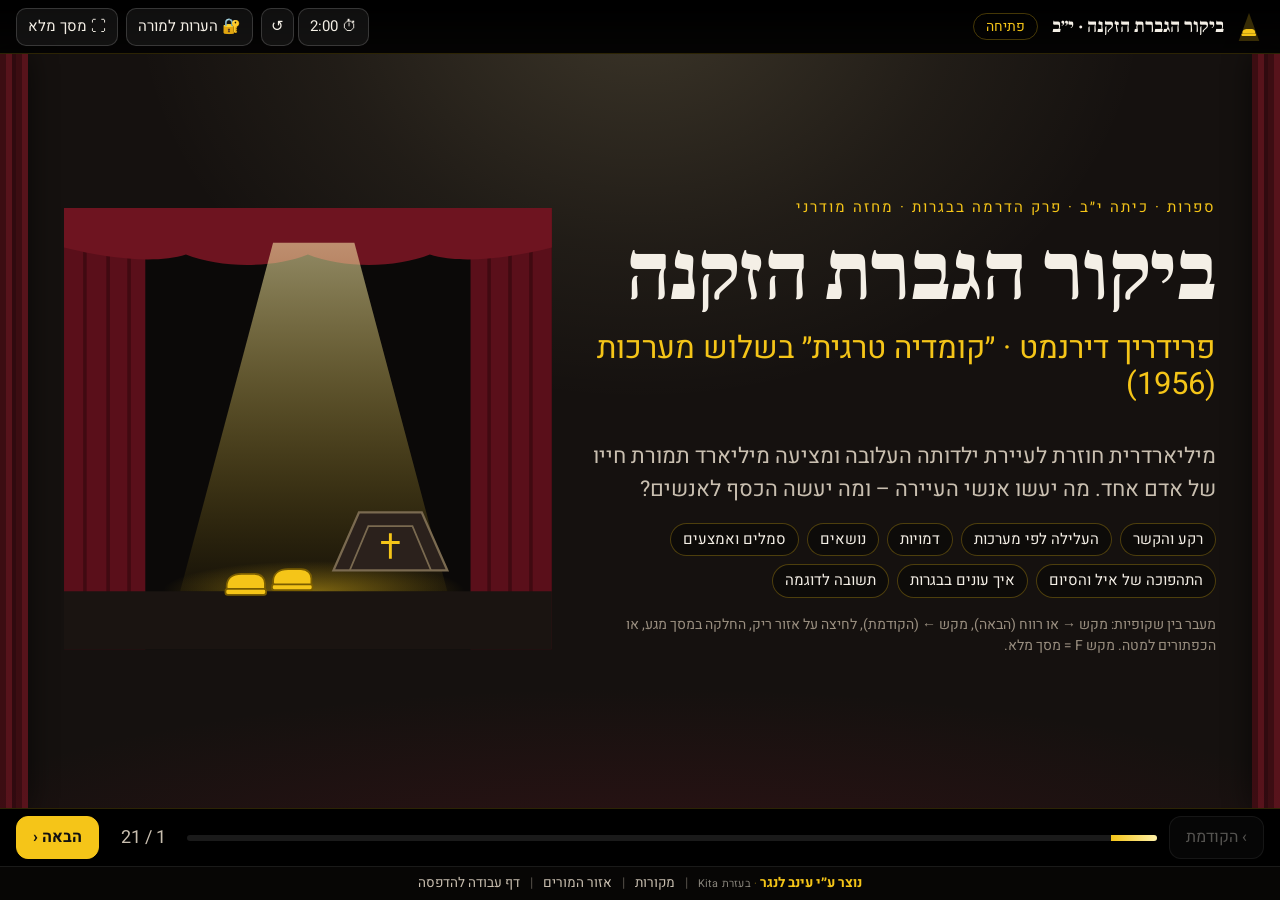
<file: index.html>
<!doctype html>
<html lang="he" dir="rtl"><head><meta charset="utf-8"><meta name="viewport" content="width=device-width,initial-scale=1,viewport-fit=cover">
<title>ביקור הגברת הזקנה · מצגת לספרות י״ב · הכנה לבגרות</title>
<meta name="description" content="מצגת אינטרנטית לספרות בכיתה י״ב על המחזה ״ביקור הגברת הזקנה״ מאת פרידריך דירנמט: הקשר, עלילה לפי מערכות, דמויות, נושאים, סמלים ואמצעים דרמטיים, התהפוכה של איל, הסיום, ציטוטים, שאלות לדיון ותשובת בגרות לדוגמה עם הערות.">
<meta name="theme-color" content="#0c0a09">
<link rel="preconnect" href="https://fonts.googleapis.com"><link rel="preconnect" href="https://fonts.gstatic.com" crossorigin>
<link href="https://fonts.googleapis.com/css2?family=Frank+Ruhl+Libre:wght@400;700;900&family=Heebo:wght@400;500;700;800&display=swap" rel="stylesheet">
<link rel="icon" href="assets/favicon.svg" type="image/svg+xml"><link rel="stylesheet" href="assets/deck.css"></head>
<body class="deck-page">
<a class="skip" href="#deck">דילוג למצגת</a>
<header class="topbar" role="banner">
  <div class="brand"><svg viewBox="0 0 64 64" aria-hidden="true" focusable="false"><path d="M32 2 L10 62 H54 Z" fill="#F5C518" opacity=".22"/><path d="M18 44c0-6 5-8 10-8h10c4 0 7 3 7 6v4H20c-1 0-2-1-2-2z" fill="#F5C518"/><rect x="16" y="46" width="31" height="5" rx="2" fill="#F5C518"/></svg><span>ביקור הגברת הזקנה · י״ב</span></div>
  <span class="phase" id="phase" aria-live="off"></span>
  <div class="tools">
    <div class="timer" role="group" aria-label="שעון לשקופית">
      <button type="button" class="tbtn" id="timer-btn" aria-label="הפעלת שעון">⏱ <span id="timer-out">0:00</span></button>
      <button type="button" class="tbtn sm" id="timer-reset" aria-label="איפוס השעון">↺</button>
    </div>
    <button type="button" class="tbtn" id="notes-btn" aria-haspopup="dialog">🔐 <span class="hide-sm">הערות למורה</span></button>
    <button type="button" class="tbtn" id="fs-btn" aria-label="מסך מלא">⛶ <span class="hide-sm">מסך מלא</span></button>
  </div>
</header>

<main id="deck" class="deck" tabindex="-1" aria-roledescription="מצגת" aria-label="מצגת: ביקור הגברת הזקנה">

<!-- 1 -->
<section class="slide s-title" id="title" data-phase="פתיחה" data-min="2" aria-label="שקופית פתיחה">
  <div class="title-wrap">
    <div>
      <p class="kicker anim">ספרות · כיתה י״ב · פרק הדרמה בבגרות · מחזה מודרני</p>
      <h1 class="anim">ביקור הגברת הזקנה<span>פרידריך דירנמט · ״קומדיה טרגית״ בשלוש מערכות (1956)</span></h1>
      <p class="lead anim">מיליארדרית חוזרת לעיירת ילדותה העלובה ומציעה מיליארד תמורת חייו של אדם אחד. מה יעשו אנשי העיירה – ומה יעשה הכסף לאנשים?</p>
      <ul class="agenda anim" aria-label="מבנה המצגת">
        <li>רקע והקשר</li><li>העלילה לפי מערכות</li><li>דמויות</li><li>נושאים</li><li>סמלים ואמצעים</li><li>התהפוכה של איל והסיום</li><li>איך עונים בבגרות</li><li>תשובה לדוגמה</li>
      </ul>
      <p class="hint">מעבר בין שקופיות: מקש → או רווח (הבאה), מקש ← (הקודמת), לחיצה על אזור ריק, החלקה במסך מגע, או הכפתורים למטה. מקש F = מסך מלא.</p>
    </div>
    <svg class="stage-art" viewBox="0 0 420 380" role="img" aria-label="איור: במה חשוכה, אלומת זרקור צהובה, ובמרכזה זוג נעליים צהובות וארון קבורה">
      <defs><linearGradient id="beam" x1="0" y1="0" x2="0" y2="1"><stop offset="0" stop-color="#fff3b0" stop-opacity=".55"/><stop offset="1" stop-color="#F5C518" stop-opacity=".05"/></linearGradient>
      <radialGradient id="pool" cx=".5" cy=".5" r=".5"><stop offset="0" stop-color="#F5C518" stop-opacity=".45"/><stop offset="1" stop-color="#F5C518" stop-opacity="0"/></radialGradient></defs>
      <rect x="0" y="0" width="420" height="380" fill="#0b0908"/>
      <path d="M0 0h70v380H0z" fill="#5a0f1a"/><path d="M350 0h70v380h-70z" fill="#5a0f1a"/>
      <g stroke="#3a0910" stroke-width="3" opacity=".8"><path d="M18 0v380M38 0v380M56 0v380M366 0v380M384 0v380M402 0v380"/></g>
      <path d="M0 0h420v34c-40 10-80 14-105 6-30 12-75 12-105 0-30 12-75 12-105 0C80 48 40 44 0 34z" fill="#6e1420"/>
      <path d="M180 30 L250 30 L330 330 L100 330 Z" fill="url(#beam)"/>
      <ellipse cx="215" cy="330" rx="130" ry="26" fill="url(#pool)"/>
      <rect x="0" y="330" width="420" height="50" fill="#1a1411"/>
      <g transform="translate(232 262)"><path d="M0 50 L22 0 H76 L98 50 Z" fill="#2b211c" stroke="#7a6a50" stroke-width="2"/><path d="M14 50 L30 12 H68 L84 50" fill="none" stroke="#7a6a50" stroke-width="1.5"/><path d="M49 18 v22 M41 26 h16" stroke="#F5C518" stroke-width="2.5"/></g>
      <g transform="translate(140 300)" fill="#F5C518" stroke="#7a5d00" stroke-width="1.5"><path d="M0 26c0-8 6-11 13-11h11c6 0 9 4 9 8v6H3c-2 0-3-1-3-3z"/><rect x="-1" y="28" width="35" height="5" rx="2"/><path d="M40 22c0-8 6-11 13-11h11c6 0 9 4 9 8v6H43c-2 0-3-1-3-3z"/><rect x="39" y="24" width="35" height="5" rx="2"/></g>
    </svg>
  </div>
</section>

<!-- 2 -->
<section class="slide" id="author" data-phase="רקע והקשר" data-min="5" aria-label="המחזאי וההקשר: דירנמט, שווייץ אחרי המלחמה, טרגיקומדיה וגרוטסקה">
  <span class="tag">🎭 המחזאי וההקשר</span>
  <h2>פרידריך דירנמט (1921–1990)<small>מחזאי וסופר שווייצרי שכתב בגרמנית</small></h2>
  <div class="split">
    <div>
      <ul class="timeline">
        <li><b>1921</b> – נולד בכפר קונולפינגן שליד ברן, בנו של כומר פרוטסטנטי.</li>
        <li><b>1939–1945</b> – שווייץ נשארת ״נייטרלית״ במלחמת העולם השנייה, ממשיכה לסחור ומתעשרת. שאלת האחריות של מי ש״לא השתתף״ מלווה את כתיבתו.</li>
        <li><b>1956</b> – ״ביקור הגברת הזקנה״ עולה לראשונה בתיאטרון העירוני של ציריך (29 בינואר 1956) והופך ללהיט עולמי.</li>
        <li><b>1962</b> – ״הפיזיקאים״, עוד ״קומדיה״ אפלה על אחריות מוסרית בעולם המודרני.</li>
      </ul>
    </div>
    <figure class="portrait">
      <img src="assets/durrenmatt-1989.jpg" alt="פרידריך דירנמט, תצלום שחור-לבן משנת 1989" width="516" height="743" loading="lazy">
      <figcaption>פרידריך דירנמט, 1989. צילום: Elke Wetzig, ‏<a href="https://commons.wikimedia.org/wiki/File:Friedrich_duerrenmatt_19890427_(cropped).jpg" target="_blank" rel="noopener">ויקישיתוף</a>, רישיון <a href="https://creativecommons.org/licenses/by-sa/3.0/" target="_blank" rel="noopener">CC BY-SA 3.0</a>.</figcaption>
    </figure>
  </div>
      <div class="grid g2" style="margin-top:6px">
        <div class="card hl"><h3>טרגיקומדיה</h3><p>דירנמט קרא למחזה ״קומדיה טרגית״. במסה ״בעיות התיאטרון״ (1955) טען שבעולם שאחרי המלחמה, שבו כולם אשמים ואף אחד אינו אחראי, הטרגדיה הקלסית כבר לא אפשרית – ״רק הקומדיה עוד מתאימה לנו״. הצחוק אצלו לא מרכך: הוא חושף.</p></div>
        <div class="card redc"><h3>גרוטסקה</h3><p>הגזמה מעוותת שמערבבת מצחיק ומבעית: אישה עם רגל תותבת ויד מלאכותית שמגיעה עם ארון קבורה, פנתר ושני סריסים עיוורים. אנחנו צוחקים – ואז נבהלים ממה שצחקנו עליו.</p></div>
      </div>
</section>

<!-- 3 -->
<section class="slide" id="act1" data-phase="העלילה" data-min="5" aria-label="העלילה: מערכה ראשונה">
  <span class="tag">📖 העלילה · מערכה א׳</span>
  <h2>מערכה א׳: הגברת מגיעה – וההצעה</h2>
  <ol class="scenes">
    <li><b>תחנת הרכבת של גילן.</b> עיירה מרוששת: המפעלים סגורים, הקופה ריקה, הרכבות המהירות כבר לא עוצרות. כולם מחכים לבת העיר, המיליארדרית קלייר זחנסיאן, ומקווים לתרומה. <b>אלפרד איל</b>, החנווני ואהוב נעוריה, אמור ״לרכך״ אותה.</li>
    <li><b>הכניסה הגרוטסקית.</b> קלייר עוצרת את רכבת האקספרס בבלם החירום ומשלמת לכרטיסן. איתה: בעלה השביעי, רב המשרתים בובי, שני בריונים לועסי מסטיק, שני סריסים עיוורים – <b>ארון קבורה</b> ו<b>פנתר שחור</b> בכלוב.</li>
    <li><b>ביער.</b> איל וקלייר חוזרים למקום שבו נפגשו בצעירותם. הוא מחניף ומזכיר כינויי אהבה: היא הייתה ״חתולת הבר״ שלו, והוא ״הפנתר השחור״ שלה.</li>
    <li><b>המשתה במלון.</b> ראש העיר נושא נאום מתחנף ומלא שקרים. קלייר מציעה <b>מיליארד</b> – חצי לעיר וחצי לכל המשפחות – בתנאי אחד: שמישהו יהרוג את איל.</li>
    <li><b>״המשפט החוזר״.</b> לפני 45 שנה הייתה קלרה בהיריון מאיל. הוא הכחיש את האבהות ושיחד שני עדים שיעידו לשקר. היא גורשה מהעיר, התינוקת מתה, והיא נאלצה לעבוד בבית זונות. עכשיו מתברר: רב המשרתים הוא השופט ההוא, והסריסים הם עדי השקר.</li>
    <li><b>הסירוב.</b> ראש העיר דוחה את ההצעה ״בשם האנושות״, והקהל מריע.</li>
  </ol>
  <p class="endline">שורת הסיום של המערכה – קלייר: ״אני אחכה.״</p>
</section>

<!-- 4 -->
<section class="slide" id="act2" data-phase="העלילה" data-min="5" aria-label="העלילה: מערכה שנייה">
  <span class="tag">📖 העלילה · מערכה ב׳</span>
  <h2>מערכה ב׳: גילן מתחילה לקנות</h2>
  <ol class="scenes">
    <li><b>בחנות של איל.</b> הלקוחות מבטיחים לו נאמנות – וקונים בהקפה מוצרים יקרים יותר: סיגריות משובחות, חלב מלא, שוקולד, קוניאק. איל רואה שכולם נועלים <b>נעליים צהובות חדשות</b>.</li>
    <li><b>על המרפסת.</b> קלייר יושבת מעל העיר ומחכה. כל יום מגיעים למלון <b>זרים</b> כמו להלוויה. היא מחליפה בעל, והפנתר השחור בורח. הגברים מסתובבים בעיר עם רובים ״כדי לצוד את הפנתר״.</li>
    <li><b>איל מבקש הגנה – ונתקל בקיר.</b> <b>השוטר</b> (שן זהב חדשה, בירה יקרה) מסרב לעצור את קלייר. <b>ראש העיר</b> (עניבה חדשה, תוכנית לבניין עירייה חדש) אומר לאיל שאין לו זכות מוסרית לדרוש את מעצרה. <b>הכומר</b> (פעמון חדש לכנסייה) מודה לבסוף: ״ברח!״.</li>
    <li><b>מות הפנתר.</b> הפנתר נורה מול החנות של איל – סימן מבשר רע.</li>
    <li><b>בתחנת הרכבת.</b> איל מנסה לברוח. אנשי העיר ״באים להיפרד״ ומאחלים לו נסיעה טובה, אבל עומדים סביבו במעגל, והוא לא מצליח לעלות לרכבת.</li>
  </ol>
  <p class="endline">שורת הסיום של המערכה – איל: ״אני אבוד.״</p>
</section>

<!-- 5 -->
<section class="slide" id="act3" data-phase="העלילה" data-min="5" aria-label="העלילה: מערכה שלישית">
  <span class="tag">📖 העלילה · מערכה ג׳</span>
  <h2>מערכה ג׳: ״צדק״ במחיר מיליארד</h2>
  <ol class="scenes">
    <li><b>באסם.</b> המורה והרופא מציעים לקלייר להשקיע במפעלים של העיר במקום ״העסקה״. היא מגלה שכבר קנתה את כל המפעלים <b>ודאגה לסגור אותם</b>: העוני של גילן הוא חלק מהנקמה.</li>
    <li><b>החנות המשופצת.</b> אשתו של איל עומדת מאחורי דלפק חדש, הבן קנה מכונית והבת לומדת טניס ושפות. העיתונאים מחפשים ״סיפור אהבה״, ואנשי העיר דואגים שאיל לא ידבר איתם. המורה, שיכור, מנסה לומר את האמת – ומשתתק. אחר כך הוא מודה לאיל שגם הוא ישתתף.</li>
    <li><b>איל משתנה.</b> הוא מפסיק להילחם ומקבל אחריות על מה שעשה לקלרה. כשראש העיר מביא לו רובה ומציע שיתאבד, איל מסרב: את ההחלטה הם יצטרכו לקבל בעצמם.</li>
    <li><b>פרידה.</b> נסיעה אחרונה עם המשפחה במכונית החדשה, ופגישה אחרונה ושקטה עם קלייר ביער. הוא שואל על בתם, והיא מספרת שתיקח את גופתו למאוזוליאום בבית שלה באי קפרי.</li>
    <li><b>האספה.</b> מול מצלמות ועיתונאים, אנשי העיר מצביעים ״למען הצדק״. הגברים יוצרים שדרה צפופה, איל נכנס לתוכה – והיא נסגרת עליו. הרופא קובע ״דום לב״, וראש העיר מכריז שאיל מת משמחה.</li>
    <li><b>הסוף.</b> קלייר מוסרת את הצ׳ק לראש העיר ויוצאת עם הארון. בתחנה המחודשת שרה מקהלת אזרחים מהודרים שיר הלל לשגשוג.</li>
  </ol>
</section>

<!-- 6 -->
<section class="slide" id="pair" data-phase="דמויות" data-min="5" aria-label="הדמויות: קלייר זחנסיאן ואלפרד איל">
  <span class="tag">👥 הדמויות המרכזיות</span>
  <h2>קלייר זחנסיאן ואלפרד איל</h2>
  <div class="grid g2">
    <div class="card hl">
      <h3>קלייר זחנסיאן (בנעוריה: קלרה ושר)</h3>
      <ul class="clean">
        <li><b>מקורבן לשליטה.</b> הנערה שגורשה בבושת פנים חוזרת כ״האישה העשירה בעולם״ וכותבת מחדש את ״המשפט״.</li>
        <li><b>חצי אדם, חצי בובה.</b> רגל תותבת ויד מלאכותית (אחרי תאונת מטוס), בעלים שמתחלפים (השביעי, השמיני, התשיעי – כולם בגילום אותו שחקן). המראה הגרוטסקי מבטא אישה שהכסף הפך אותה לכוח קר.</li>
        <li><b>כמו אלה מהמיתולוגיה.</b> המורה משווה אותה לאלת הגורל של היוונים: היא לא פועלת בעצמה – היא רק ״מחכה״ שהעיר תעשה את העבודה.</li>
        <li><b>צדק או נקמה?</b> לפי דירנמט היא לא מייצגת את הצדק, לא את תוכנית מרשל ולא את האפוקליפסה – היא רק מה שהיא: האישה העשירה בעולם.</li>
      </ul>
    </div>
    <div class="card redc">
      <h3>אלפרד איל</h3>
      <ul class="clean">
        <li><b>האשם מהעבר.</b> לפני 45 שנה בגד בקלרה, התכחש לאבהות ושיחד עדי שקר. הוא העדיף להתחתן עם מטילדה, שהייתה לה חנות מכולת.</li>
        <li><b>האהוב של העיר.</b> בתחילת המחזה – האיש הכי מקובל בגילן, מועמד לראשות העיר.</li>
        <li><b>הנרדף.</b> במערכה ב׳ הוא היחיד שרואה את האמת מאחורי הנעליים הצהובות, ואף אחד לא מאמין לו.</li>
        <li><b>הדמות המתפתחת.</b> הוא עובר מפחד ובריחה לקבלת האשמה, והופך לדמות הדינמית ביותר במחזה (ראו שקופית 12).</li>
      </ul>
    </div>
  </div>
  <p class="small">שמות הדמויות לפי התרגום הנפוץ בבתי הספר (טובה קשת, אור־עם 1983). בתרגומים אחרים יש הבדלי כתיב קטנים (זאחנסיאן, אִיל).</p>
</section>

<!-- 7 -->
<section class="slide" id="town" data-phase="דמויות" data-min="5" aria-label="הדמויות: אנשי גילן ונציגי הממסד">
  <span class="tag">👥 אנשי גילן</span>
  <h2>העיירה ונציגיה<small>לחצו על כרטיס כדי לפתוח אותו. רוב הדמויות נקראות בשם התפקיד, לא בשם פרטי: הפרט נבלע בקבוצה.</small></h2>
  <div class="chars" id="chars-box">
    <button type="button" class="char"><span class="nm">אנשי גילן</span><span class="rl">״אזרח א׳״, ״אזרח ב׳״… · הקולקטיב</span><span class="tap">לחצו לפרטים</span><span class="more">מצהירים על נאמנות לאיל וקונים בהקפה. כמו ״מקהלה״ הם מדברים כמעט באותו קול, ולאט לאט הופכים לציידים. אף אחד לא מחליט לבד, ולכן אף אחד לא מרגיש אשם.</span></button>
    <button type="button" class="char"><span class="nm">ראש העיר</span><span class="rl">השלטון</span><span class="tap">לחצו לפרטים</span><span class="more">דוחה את ההצעה ״בשם האנושות״ (מערכה א׳), אבל עונב עניבה חדשה ומתכנן בניין עירייה חדש (ב׳). מביא לאיל רובה כדי שיתאבד, ומנהל את האספה שמכסה את הרצח במילים על צדק (ג׳).</span></button>
    <button type="button" class="char"><span class="nm">המורה</span><span class="rl">איש הרוח וההומניזם</span><span class="tap">לחצו לפרטים</span><span class="more">היחיד שמבין מוקדם מה קורה, וגם היחיד שמנסה לדבר. אבל הוא מודה ש״לאט לאט״ הוא נהפך לרוצח, ובסוף נושא את הנאום ״הערכי״ באספה. ההומניזם נכנע.</span></button>
    <button type="button" class="char"><span class="nm">הכומר</span><span class="rl">הדת</span><span class="tap">לחצו לפרטים</span><span class="more">מטיף לאיל על חרטה ועל נשמתו, ובינתיים הכנסייה קונה פעמון חדש. רק אז הוא אומר את האמת: ״ברח!״ ומודה שכולם חלשים. הדת לא מגנה על הנרדף.</span></button>
    <button type="button" class="char"><span class="nm">השוטר</span><span class="rl">החוק</span><span class="tap">לחצו לפרטים</span><span class="more">מסרב לעצור את קלייר, כי לדבריו אי אפשר להתייחס להצעה ברצינות, ובזמן השיחה טוען רובה ״לציד הפנתר״. שן הזהב החדשה שלו מגלה מי באמת קנה את החוק.</span></button>
    <button type="button" class="char"><span class="nm">הרופא</span><span class="rl">המדע והרפואה</span><span class="tap">לחצו לפרטים</span><span class="more">כבר במערכה א׳ קלייר שואלת אותו אם הוא כותב תעודות פטירה בגלל ״דום לב״. בסוף הוא עושה בדיוק את זה.</span></button>
    <button type="button" class="char"><span class="nm">משפחת איל</span><span class="rl">הבית</span><span class="tap">לחצו לפרטים</span><span class="more">האישה מקבלת מעיל פרווה, הבן קונה מכונית והבת לומדת טניס. גם המשפחה ״קונה בהקפה״ על חשבון חייו. הבגידה מגיעה עד לבית.</span></button>
    <button type="button" class="char"><span class="nm">הפמליה של קלייר</span><span class="rl">״צדק״ שנקנה בכסף</span><span class="tap">לחצו לפרטים</span><span class="more">בובי, רב המשרתים, היה השופט שזיכה את איל. קובי ולובי, הסריסים העיוורים, הם עדי השקר. לשני הבריונים קוראים טובי ורובי. השמות המתחרזים הופכים בני אדם לבובות.</span></button>
  </div>
  <div class="row" style="margin-top:12px"><button type="button" class="btn ghost" data-openall="chars-box">פתיחת כל הכרטיסים</button></div>
</section>

<!-- 8 -->
<section class="slide" id="theme-justice" data-phase="נושאים" data-min="5" aria-label="נושא מרכזי: צדק מול כסף, המחיר של האנושיות">
  <span class="tag">⚖️ נושאים מרכזיים · 1</span>
  <h2>צדק מול כסף: האם יש מחיר לאנושיות?</h2>
  <div class="grid g3">
    <div class="card hl anim"><h3>הצדק של קלייר</h3><p>לפני 45 שנה הצדק ״נקנה״ בליטר משקה (השוחד לעדים). עכשיו קלייר קונה אותו בחזרה במיליארד. היא הופכת את השופט למשרת ואת העדים לבובות. המחזה שואל: האם צדק שנקנה בכסף הוא עדיין צדק, או רק נקמה במחיר גבוה?</p></div>
    <div class="card anim"><h3>הצדק של גילן</h3><p>במערכה א׳ ראש העיר מכריז שעדיף להישאר עניים מאשר ״להתגאל בדם״. במערכה ג׳ אותם אנשים מצביעים ״למען הצדק״, ובזכות זה מקבלים את הכסף. המילה ״צדק״ לא השתנתה. התוכן שלה התהפך.</p></div>
    <div class="card redc anim"><h3>המחיר של האנושיות</h3><p>קלייר מנסחת את העסקה בלי כחל ושרק: גילן תמורת רצח, שגשוג תמורת גוויה (מערכה ג׳). דירנמט לא שואל אם אנשים טובים או רעים. הוא שואל מה <b>המחיר</b> שבו אדם רגיל מוותר על ערכיו, ומה קורה כשהעוני גדול מספיק.</p></div>
  </div>
  <div class="card" style="margin-top:14px"><b>שאלה למחשבה:</b> ״העולם הפך אותי לזונה, ואני אהפוך אותו לבית בושת״, אומרת קלייר (מערכה ג׳). מה המשפט הזה מגלה על הקשר בין הנקמה שלה לבין העולם שאיפשר את העוול מלכתחילה?</div>
</section>

<!-- 9 -->
<section class="slide" id="theme-guilt" data-phase="נושאים" data-min="5" aria-label="נושא מרכזי: אשמה קולקטיבית והשחתת המוסר">
  <span class="tag">⚖️ נושאים מרכזיים · 2</span>
  <h2>אשמה קולקטיבית: איך עיירה שלמה הופכת לרוצחת<small>השחתת המוסר קורית בהדרגה, בשלבים קטנים שכל אחד מהם נראה ״לא נורא״</small></h2>
  <div class="stairs" role="list">
    <div class="st" role="listitem"><b>1. סירוב נלהב</b>״לעולם לא!״ – כולם מריעים לראש העיר (א׳).</div>
    <div class="st" role="listitem"><b>2. קניות בהקפה</b>רק עוד קצת אשראי… הנעליים הצהובות (ב׳).</div>
    <div class="st" role="listitem"><b>3. הצדקה</b>אולי הוא באמת אשם? ״אין לך הזכות המוסרית…״ (ב׳).</div>
    <div class="st" role="listitem"><b>4. שתיקה</b>לא לתת לו לדבר עם העיתונאים. מציעים לו להתאבד (ג׳).</div>
    <div class="st" role="listitem"><b>5. רצח ״בשם הצדק״</b>הצבעה פה אחד, שדרה של גברים, ״דום לב״ (ג׳).</div>
  </div>
  <div class="grid g2" style="margin-top:14px">
    <div class="card"><h3>אף אחד – וכולם</h3><p>איל לא נהרג בידי אדם מסוים. הוא מת בתוך גוש של גברים. כשהאחריות מתחלקת בין כולם, כל אחד מרגיש שהיא לא שלו. זו האשמה הקולקטיבית שדירנמט ראה בחברה שאחרי המלחמה: כולם אשמים, ואף אחד לא אחראי.</p></div>
    <div class="card"><h3>משל רחב</h3><p>יש פרשנים שקוראים את המחזה כמשל לחברה שקיבלה בשתיקה את האידאולוגיה הנאצית, ויש שקוראים בו ביקורת על שגשוג אירופה שאחרי המלחמה ועל ״הנייטרליות״ השווייצרית. המורה אומר שגם אלינו עוד תגיע יום אחד ״גברת זקנה״ (ג׳): זה לא סיפור על גילן בלבד.</p></div>
  </div>
</section>

<!-- 10 -->
<section class="slide" id="symbols" data-phase="סמלים ואמצעים" data-min="6" aria-label="סמלים: הנעליים הצהובות, הפנתר השחור, ארון הקבורה ועוד">
  <span class="tag">🔎 סמלים</span>
  <h2>סמלים: חפצים שמספרים את העלילה<small>נחשו קודם מה כל סמל מייצג, ורק אחר כך לחצו.</small></h2>
  <div class="grid g3" id="sym-box">
    <button type="button" class="sym"><svg viewBox="0 0 120 90" aria-hidden="true"><g fill="#F5C518" stroke="#7a5d00" stroke-width="2"><path d="M10 64c0-13 9-18 21-18h18c10 0 15 7 15 13v9H15c-3 0-5-2-5-4z"/><rect x="8" y="68" width="58" height="8" rx="3"/><path d="M56 54c0-13 9-18 21-18h18c10 0 15 7 15 13v9H61c-3 0-5-2-5-4z" opacity=".75"/><rect x="54" y="58" width="58" height="8" rx="3" opacity=".75"/></g></svg>
      <span class="nm">הנעליים הצהובות</span><span class="where">מערכה ב׳ ואילך</span><span class="tap">לחצו לפירוש</span>
      <span class="mean">סמל לשחיתות שמתפשטת בשקט: כולם ״רק״ קנו נעליים. הנעליים הן ההלוואה על חשבון מותו של איל, והוא מבין לפיהן שגזר דינו כבר נחתם. הצבע הבולט הופך את הבגידה לגלויה, אבל אף אחד לא מדבר עליה.</span></button>
    <button type="button" class="sym"><svg viewBox="0 0 120 90" aria-hidden="true"><path d="M12 60c8-18 30-24 52-22 10-10 22-12 30-6l10-6-2 12c6 6 6 14 0 18H86l-6 14h-8l2-14H44l-8 14h-8l4-14c-8-2-14-2-20 4z" fill="#111" stroke="#F5C518" stroke-width="2"/><circle cx="96" cy="44" r="2.5" fill="#F5C518"/></svg>
      <span class="nm">הפנתר השחור</span><span class="where">מערכה א׳–ב׳</span><span class="tap">לחצו לפירוש</span>
      <span class="mean">״הפנתר השחור שלי״ היה כינוי האהבה של קלרה לאיל. הפנתר בכלוב הוא איל עצמו. הציד אחריו ברחבי העיר הוא חזרה כללית לציד אחרי איל, והפנתר נורה דווקא מול החנות שלו. זה רמז מקדים (פרולפסיס) למותו.</span></button>
    <button type="button" class="sym"><svg viewBox="0 0 120 90" aria-hidden="true"><path d="M20 80 L38 12 H82 L100 80 Z" fill="#2b211c" stroke="#c9b48a" stroke-width="2.5"/><path d="M60 26v28M49 36h22" stroke="#F5C518" stroke-width="4"/></svg>
      <span class="nm">ארון הקבורה</span><span class="where">מערכה א׳ ועד הסוף</span><span class="tap">לחצו לפירוש</span>
      <span class="mean">קלייר מגיעה עם ארון כבר ברגע הראשון: מבחינתה הסוף ידוע מראש, והיא רק ״מחכה״. הארון יוצר אירוניה דרמטית, כי הקהל מבין לפני הדמויות. בסוף הוא מתמלא, והיא לוקחת את איל ״שלה״ לתמיד.</span></button>
    <button type="button" class="sym"><svg viewBox="0 0 120 90" aria-hidden="true"><path d="M60 10c-16 0-24 12-24 30v18l-8 10h64l-8-10V40c0-18-8-30-24-30z" fill="#F5C518" stroke="#7a5d00" stroke-width="2"/><circle cx="60" cy="74" r="7" fill="#c9a10f"/></svg>
      <span class="nm">הפעמון החדש</span><span class="where">מערכה ב׳</span><span class="tap">לחצו לפירוש</span>
      <span class="mean">גם הכנסייה קונה בהקפה. הכומר עצמו קורא לו ״פעמון הבגידה״. הסמל של הקדושה והמצפון הופך לצלצול של הכסף.</span></button>
    <button type="button" class="sym"><svg viewBox="0 0 120 90" aria-hidden="true"><circle cx="60" cy="45" r="30" fill="none" stroke="#5fb3a8" stroke-width="10"/><g fill="#F5C518"><circle cx="60" cy="15" r="6"/><circle cx="90" cy="45" r="6"/><circle cx="60" cy="75" r="6"/><circle cx="30" cy="45" r="6"/></g></svg>
      <span class="nm">הזרים</span><span class="where">מערכה ב׳</span><span class="tap">לחצו לפירוש</span>
      <span class="mean">כל יום מגיעים זרים למלון, כמו לפני הלוויה. איל עוד חי, אבל העיר כבר מתאבלת עליו. גם זה רמז מקדים, וגם אירוניה מצמררת.</span></button>
    <button type="button" class="sym"><svg viewBox="0 0 120 90" aria-hidden="true"><rect x="14" y="30" width="92" height="36" rx="8" fill="#3a3a3a" stroke="#c9bfb0" stroke-width="2"/><rect x="22" y="38" width="16" height="12" fill="#F5C518"/><rect x="44" y="38" width="16" height="12" fill="#F5C518"/><rect x="66" y="38" width="16" height="12" fill="#F5C518"/><path d="M8 76h104" stroke="#c9bfb0" stroke-width="3"/><circle cx="32" cy="70" r="5" fill="#c9bfb0"/><circle cx="88" cy="70" r="5" fill="#c9bfb0"/></svg>
      <span class="nm">תחנת הרכבת</span><span class="where">פתיחה · סוף ב׳ · סיום</span><span class="tap">לחצו לפירוש</span>
      <span class="mean">תחנה מוזנחת בפתיחה, מעגל אנושי שחוסם את בריחת איל בסוף ב׳, ותחנה נוצצת בסיום. התחנה משקפת את גילן כולה: הרכבות חוזרות לעצור, אבל רק אחרי הרצח.</span></button>
  </div>
  <div class="row" style="margin-top:12px"><button type="button" class="btn ghost" data-openall="sym-box">פתיחת כל הכרטיסים</button></div>
</section>

<!-- 11 -->
<section class="slide" id="devices" data-phase="סמלים ואמצעים" data-min="5" aria-label="אמצעים דרמטיים: גרוטסקה, מקהלה, אירוניה, אבסורד">
  <span class="tag">🎬 אמצעים דרמטיים</span>
  <h2>איך דירנמט עושה את זה: אמצעים דרמטיים</h2>
  <div class="grid g2">
    <div class="card hl"><h3>גרוטסקה</h3><p>הגוף המלאכותי של קלייר, ״בובי, קובי, לובי, טובי, רובי״, הבעלים המתחלפים, אפיריון שנישא בידי שני רוצחים. ההגזמה מצחיקה ומבהילה בבת אחת, ולא נותנת לצופים להתמכר לרגש. היא מכריחה אותם לחשוב.</p></div>
    <div class="card"><h3>סצנות מקהלה</h3><p>האזרחים מדברים בקול אחד. בסיום הם שרים בבגדי ערב שיר הלל לשגשוג, פרודיה על שיר המקהלה ב״אנטיגונה״ של סופוקלס. אצל סופוקלס המקהלה מזכירה ערכים נצחיים. כאן היא מהללת כסף ומבקשת מהאל לשמור על השגשוג.</p></div>
    <div class="card"><h3>אירוניה</h3><ul><li><b>אירוניה דרמטית:</b> הארון, הזרים והפנתר. הקהל יודע לאן הדברים הולכים לפני הדמויות.</li><li><b>אירוניה מילולית:</b> ״לא למען הכסף, אלא למען הצדק״. העיר מצביעה פעמיים, כי בפעם הראשונה המצלמה לא צילמה.</li><li><b>אירוניה של מצב:</b> ״מת משמחה״.</li></ul></div>
    <div class="card redc"><h3>אבסורד</h3><p>עולם שבו כל דבר עומד למכירה: חוק, דת, מדע ותקשורת. הגיון העסקה מוביל לרצח שכולם מציגים כחגיגה. המציאות מתנהגת כמו חלום רע שאף אחד לא מתעורר ממנו, ועדיין הכול מנומק ו״הגיוני״.</p></div>
  </div>
  <p class="small" style="margin-top:10px">עוד שווה לשים לב: <b>הוראות הבמה</b> (שחקנים שמגלמים עצים ביער, חנות שמשתנה בין המערכות), <b>שמות ״מדברים״</b> (״גילן״ קרוב בגרמנית שווייצרית למילה ״זבל נוזלי״), ו<b>חזרות</b> (שלוש תמונות בתחנה ושלושה בעלים).</p>
</section>

<!-- 12 -->
<section class="slide" id="ill" data-phase="התהפוכה והסיום" data-min="5" aria-label="התהפוכה של איל וקבלת האשמה">
  <span class="tag">🔦 הדמות המשתנה</span>
  <h2>התהפוכה של איל: מבריחה לקבלת האשמה</h2>
  <div class="arc-bar" aria-hidden="true"></div>
  <div class="arc">
    <div class="ph"><span class="n">1</span><h3>הכחשה</h3><p>מחניף לקלייר ביער ומבטל את העבר. אחרי הסירוב הוא בטוח שהעיר מגינה עליו ומספר שזה היה הרגע היפה בחייו (ב׳).</p><p class="act">מערכה א׳ – תחילת ב׳</p></div>
    <div class="ph"><span class="n">2</span><h3>פחד</h3><p>הנעליים הצהובות. הוא פונה לשוטר, לראש העיר ולכומר ונדחה. הוא כועס, מאשים, ורואה ציד בכל מקום.</p><p class="act">מערכה ב׳</p></div>
    <div class="ph"><span class="n">3</span><h3>בריחה</h3><p>בתחנה הוא נלכד במעגל של ״מאחלים״. הוא לא מצליח לזוז ומבין: ״אני אבוד״.</p><p class="act">סוף מערכה ב׳</p></div>
    <div class="ph"><span class="n">4</span><h3>קבלת אשמה</h3><p>״אני עשיתי את קלרה למה שהיא״. הוא מסרב להתאבד כדי לנקות את מצפון העיר, נפרד בשקט, ונכנס לשדרה בלי להתנגד.</p><p class="act">מערכה ג׳</p></div>
  </div>
  <div class="grid g2" style="margin-top:14px">
    <div class="quote">״אתם יכולים להרוג אותי… אבל לא אוכל לפעול במקומכם.״<cite>איל לראש העיר, כשזה מביא לו רובה · מערכה ג׳</cite></div>
    <div class="card hl"><b>למה זה חשוב לבגרות:</b> איל הוא הדמות היחידה שעוברת <b>שינוי פנימי</b>. גילן ״משתנה״ רק בחוץ (בגדים, בניינים), ובפנים היא מתרוקנת. דירנמט כתב בהערות למחזה שאיל הופך לגיבור דרך הפחד והאימה, כשהוא מכיר באשמתו.</div>
  </div>
</section>

<!-- 13 -->
<section class="slide" id="ending" data-phase="התהפוכה והסיום" data-min="4" aria-label="הסיום ומשמעותו">
  <span class="tag">🎭 הסיום</span>
  <h2>הסיום: חגיגה על גופה</h2>
  <div class="split">
    <div>
      <ul class="clean">
        <li><b>הטקס:</b> אספה ״דמוקרטית״ מול מצלמות ועיתונאים. המורה נואם על ערכי המערב, וכולם חוזרים אחרי ראש העיר שהם עושים זאת למען הצדק, כי ״לא נוכל לחיות תוך התעלמות מפשע״ (ג׳).</li>
        <li><b>הרצח:</b> העיתונאים יוצאים, הגברים יוצרים שדרה, ואיל נכנס. רואים רק גוש של גוף אחד. אין רוצח עם שם.</li>
        <li><b>הכיסוי:</b> הרופא קובע ״דום לב״, וראש העיר והעיתונות קוראים לזה מוות משמחה. התקשורת מספרת סיפור יפה ולא את האמת.</li>
        <li><b>העסקה נסגרת:</b> קלייר נותנת את הצ׳ק ויוצאת עם הארון. הקורבן הופך ל״רכוש״ שלה.</li>
        <li><b>המקהלה:</b> בתחנה הנוצצת האזרחים בבגדי ערב שרים על העוני שהיה ועל השפע שבא.</li>
      </ul>
    </div>
    <div class="card redc">
      <h3>מה הסיום אומר?</h3>
      <p>אין קתרזיס ואין עונש: הרוצחים מתעשרים ומאושרים. זה ההבדל בין המחזה לבין טרגדיה קלסית. הסדר לא ״חוזר על כנו״. הוא נקנה. הצופים יוצאים בלי נחמה, ועם השאלה: <b>מה היינו עושים אנחנו?</b></p>
      <p class="small">רעיון לדיון: האם המוות של איל הוא ניצחון מוסרי (קיבל אחריות) או רק עוד קורבן בעסקה?</p>
    </div>
  </div>
</section>

<!-- 14 -->
<section class="slide" id="quotes" data-phase="סיכום ודיון" data-min="5" aria-label="ציטוטים מרכזיים: מי אמר?">
  <span class="tag">💬 ציטוטים מרכזיים</span>
  <h2>מי אמר? <small>ציטוטים קצרים וחשובים לבגרות. בחרו מי אמר כל משפט. ניקוד: <span class="score" id="ws-score">0 מתוך 0</span></small></h2>
  <div class="ws-list">
    <div class="ws" data-a="קלייר"><p class="q">״אני אחכה.״</p><div class="opts"><button type="button" class="opt">קלייר</button><button type="button" class="opt">איל</button><button type="button" class="opt">ראש העיר</button></div><p class="fb" hidden>סוף מערכה א׳, אחרי שראש העיר דוחה את ההצעה. בשתי מילים: היא בטוחה שהזמן והעוני יעבדו בשבילה.</p></div>
    <div class="ws" data-a="ראש העיר"><p class="q">״מוטב שנישאר עניים משנתגאל בדם…״</p><div class="opts"><button type="button" class="opt">המורה</button><button type="button" class="opt">ראש העיר</button><button type="button" class="opt">הכומר</button></div><p class="fb" hidden>מערכה א׳: הסירוב ״בשם העיר גילן״. אותו אדם ינהל את האספה שבה העיר תקבל את הכסף.</p></div>
    <div class="ws" data-a="הכומר"><p class="q">״ברח!״</p><div class="opts"><button type="button" class="opt">השוטר</button><button type="button" class="opt">הכומר</button><button type="button" class="opt">מטילדה</button></div><p class="fb" hidden>מערכה ב׳: אחרי שאיל שומע את הפעמון החדש. איש הדת לא מגן, הוא רק מודה בחולשה.</p></div>
    <div class="ws" data-a="איל"><p class="q">״אני אבוד.״</p><div class="opts"><button type="button" class="opt">איל</button><button type="button" class="opt">המורה</button><button type="button" class="opt">בובי</button></div><p class="fb" hidden>סוף מערכה ב׳, בתחנה, אחרי שהמעגל לא נותן לו לעלות לרכבת.</p></div>
    <div class="ws" data-a="קלייר"><p class="q">״גילן תמורת רצח, שגשוג תמורת גוויה.״</p><div class="opts"><button type="button" class="opt">ראש העיר</button><button type="button" class="opt">קלייר</button><button type="button" class="opt">המורה</button></div><p class="fb" hidden>מערכה ג׳, באסם: העסקה בלי מסכות.</p></div>
    <div class="ws" data-a="המורה"><p class="q">״אני חש שלאט לאט אני נהפך לרוצח.״</p><div class="opts"><button type="button" class="opt">הרופא</button><button type="button" class="opt">איל</button><button type="button" class="opt">המורה</button></div><p class="fb" hidden>מערכה ג׳, בשיחה עם איל: ההומניסט מודה שאמונתו באדם חסרת אונים.</p></div>
    <div class="ws" data-a="איל"><p class="q">״אני עשיתי את קלרה למה שהיא…״</p><div class="opts"><button type="button" class="opt">איל</button><button type="button" class="opt">ראש העיר</button><button type="button" class="opt">השופט</button></div><p class="fb" hidden>מערכה ג׳: נקודת המפנה של איל, קבלת האחריות.</p></div>
  </div>
  <div class="row" style="margin-top:10px"><button type="button" class="btn ghost" id="ws-reset">איפוס</button><span class="small">הניסוח לפי תרגום טובה קשת (אור־עם, 1983), ציטוטים קצרים בלבד. בתרגומים אחרים הניסוח עשוי להיות שונה מעט.</span></div>
</section>

<!-- 15 -->
<section class="slide" id="discuss" data-phase="סיכום ודיון" data-min="6" aria-label="שאלות לדיון ולוח בחירה">
  <span class="tag">🗣️ דיון ומשימה</span>
  <h2>שאלות לדיון</h2>
  <div class="grid g3">
    <div class="card"><b>1.</b> האם קלייר מבקשת צדק או נקמה? האם יש בכלל הבדל ביניהם במחזה?</div>
    <div class="card"><b>2.</b> מי אשם במותו של איל: קלייר, אנשי גילן, העוני, או איל עצמו? דרגו ונמקו.</div>
    <div class="card"><b>3.</b> באיזה רגע בדיוק גילן ״החליטה״? האם יש רגע כזה, או שזה קרה בלי החלטה?</div>
    <div class="card"><b>4.</b> למה דירנמט קורא למחזה ״קומדיה״? מה הצחוק עושה לנו כצופים?</div>
    <div class="card"><b>5.</b> המורה אומר שגם אלינו תגיע יום אחד ״גברת זקנה״. מה יכולה להיות ״הגברת הזקנה״ של החברה שלנו?</div>
    <div class="card"><b>6.</b> איל: גיבור, קורבן או אשם? האם תשובתכם משתנה בין מערכה א׳ למערכה ג׳?</div>
  </div>
  <h3 style="margin-top:16px">לוח בחירה: מראים הבנה של המחזה בדרך שלכם (יחידים, זוגות או קבוצה עד 4)</h3>
  <div class="choice">
    <div class="card"><h3>✍️ מכתב מגילן</h3>המורה כותב מכתב לעצמו, עשר שנים אחרי.<p class="crit">✔ שתי סצנות מהמחזה · ✔ שיקוף של אשמה ושל הצדקה עצמית</p></div>
    <div class="card"><h3>🎭 הסצנה החסרה</h3>ישיבה סודית של ראש העיר, השוטר והכומר לפני האספה.<p class="crit">✔ כל דמות נאמנה לאופייה · ✔ לפחות אירוניה אחת</p></div>
    <div class="card"><h3>⚖️ משפט מבוים</h3>״מדינה נגד אנשי גילן״: תביעה, הגנה ושופטים.<p class="crit">✔ שלוש ראיות מהמחזה לכל צד · ✔ פסק דין מנומק</p></div>
    <div class="card"><h3>🎙️ ״רדיו גילן״</h3>כתבת חדשות של 3 דקות שמסתירה את האמת, ואחריה ״הפרשנות האמיתית״.<p class="crit">✔ חושפת את צביעות התקשורת · ✔ ניגוד בין הדיווח לבין המחזה</p></div>
    <div class="card"><h3>🗺️ מפת סמלים</h3>פוסטר או מצגת של 4 סמלים עם מקום במחזה ומשמעות.<p class="crit">✔ 4 סמלים · ✔ מערכה ופירוש לכל סמל · ✔ קשר לנושא</p></div>
    <div class="card"><h3>🧍 תמונה קפואה</h3>שלוש ״תמונות״ גוף של גילן: א׳, ב׳ ו־ג׳, והסבר בעל פה.<p class="crit">✔ שינוי ברור בין התמונות · ✔ הסבר קצר לכל אחת</p></div>
  </div>
</section>

<!-- 16 -->
<section class="slide" id="howto" data-phase="הכנה לבגרות" data-min="5" aria-label="איך עונים על שאלת דרמה בבגרות">
  <span class="tag">📝 הכנה לבגרות</span>
  <h2>איך עונים על שאלת דרמה בבגרות<small>כל פסקה בגוף התשובה בנויה מארבעה צעדים</small></h2>
  <div class="steps4">
    <div class="card"><h3>טענה</h3>משפט שעונה ישירות על השאלה, במילים של השאלה. <span class="small">״איל עובר שינוי משמעותי: מהכחשה לקבלת אשמה.״</span></div>
    <div class="card"><h3>ראיה</h3>סצנה מדויקת (מערכה, מקום, מי ומה) או ציטוט קצר. <span class="small">״בשיחה עם המורה (ג׳) הוא אומר…״</span></div>
    <div class="card"><h3>פרשנות</h3>מסבירים <b>איך</b> הראיה מוכיחה את הטענה, ומשתמשים במונח (סמל, אירוניה, גרוטסקה, מקהלה). <span class="small">״הסירוב שלו אינו פחדנות אלא…״</span></div>
    <div class="card"><h3>קישור לשאלה</h3>משפט שסוגר את הפסקה וחוזר לשאלה, למשמעות המחזה או לשלב הבא. <span class="small">״לכן דרך ההתמודדות שלו…״</span></div>
  </div>
  <div class="examfmt">
    <div class="card hl">
      <h3>מבנה הבחינה</h3>
      <table class="t"><thead><tr><th scope="col">שאלון</th><th scope="col">פרק הדרמה</th></tr></thead><tbody>
        <tr><td>8281 (מתווה ישן, 70%)</td><td>4 פרקים, עונים על 3. בפרק הדרמה עונים על שאלה אחת, 33⅓ נק׳</td></tr>
        <tr><td>8225 (מתווה חדש, 35%, אשכול ב׳)</td><td>הדרמה היא חובה: שאלה אחת מתוך 6, 40 נק׳ (הבחינה כולה: שעה ו־45 דק׳)</td></tr>
      </tbody></table>
      <p class="small">משנת תשפ״ז: בלי מיקוד ובלי הקלה בחוקי המענה (חוזר המפמ״ר, 2026). השאלות על מחזה מודרני הן כלליות, ומתאימות לכל מחזה ברשימה שלמדתם.</p>
    </div>
    <div class="card">
      <h3>טיפים שעושים הבדל</h3>
      <ul class="clean">
        <li>פותחים במשפט שעונה על <b>כל</b> חלקי השאלה. בלי ״הקדמה כללית״.</li>
        <li>לא מספרים את העלילה: בוחרים 2–3 רגעים ומנתחים אותם.</li>
        <li>בשאלה עם א׳ ו־ב׳ מחלקים את הכתיבה לפי הניקוד ומסמנים את הסעיפים.</li>
        <li>״לדעתכם״ = עמדה ברורה + נימוק + הסתייגות.</li>
        <li>אסור להדגים באמצעות אותה יצירה בכמה תשובות.</li>
        <li>מקפידים על כתב, כתיב, פיסוק ודקדוק (זה מופיע בהוראות הבחינה).</li>
      </ul>
    </div>
  </div>
</section>

<!-- 17 -->
<section class="slide" id="question" data-phase="הכנה לבגרות" data-min="3" aria-label="השאלה לדוגמה: שאלה אמיתית מבגרות חורף תשפ״ה">
  <span class="tag">📄 השאלה</span>
  <h2>שאלה מבחינת בגרות אמיתית <span class="label-real">שאלה אמיתית · חורף תשפ״ה</span></h2>
  <div class="split">
    <div class="exam" data-nonav>
      <div class="eh"><span>ספרות עברית וכללית · שאלון 8281 · חורף תשפ״ה, 2025</span><span>פרק שני – דרמה · שאלה 8</span></div>
      <p><b>מחזה מודרני (מן המאה ה־19 או מן המאה ה־20)</b></p>
      <p class="qn"><b>8.</b> ענו על שני הסעיפים א–ב.</p>
      <p class="qn">א. תארו את המצוקה של דמות מרכזית במחזה המודרני שלמדתם, והסבירו כיצד היא מתמודדת איתה. בתשובתכם הסבירו גם אם הדמות מתגברת על המצוקה. <span class="pts">(23 נקודות)</span></p>
      <p class="qn">ב. על סמך דרך ההתמודדות של הדמות, שכתבתם עליה בסעיף א, האם לדעתכם הדמות ראויה להערכה או שאינה ראויה להערכה? הסבירו והדגימו את דבריכם. <span class="pts">(10⅓ נקודות)</span></p>
      <p class="small" style="color:#5b5145">מקור: <a style="color:#5b3d00" href="https://meyda.education.gov.il/sheeloney_bagrut/2025/1/HEB/8281.pdf" target="_blank" rel="noopener">משרד החינוך, מאגר שאלוני הבגרות</a>. הנוסח מובא כלשונו.</p>
    </div>
    <div>
      <div class="card hl"><h3>מפרקים את השאלה</h3><ul class="clean"><li><b>המצוקה</b>: חיצונית (סכנת מוות) ופנימית (אשמה).</li><li><b>כיצד מתמודדת</b>: תהליך בשלבים.</li><li><b>האם מתגברת</b>: תשובה מנומקת, אפשר גם ״חלקית״.</li><li><b>ב׳</b>: עמדה (ראויה / לא ראויה), נימוק ודוגמה.</li></ul></div>
      <div class="card" style="margin-top:10px"><h3>עוד שאלות אמיתיות לתרגול</h3>
        <ol class="practice">
          <li>במאבקים בין הדמויות יש מנצחים ומנוצחים, הדמויות מתפשרות, או שכולן מפסידות? <span class="act">8281 חורף תשפ״ה, ש׳ 9</span></li>
          <li>משבר בערכים במחזה, והאם הוא נפתר בסיום. <span class="act">8281 קיץ תשפ״ה, ש׳ 8</span></li>
          <li>מה בעלילה ובדמויות מטלטל את עולמם של הצופים? <span class="act">8281 חורף תשפ״ו, ש׳ 8</span></li>
          <li>מאבק מרכזי: סיבות אישיות, אידאולוגיות או שילוב? <span class="act">8281 קיץ תשפ״ו, ש׳ 7</span></li>
          <li>שני פרטים בעלי משמעות סמלית ותרומתם למשמעות המחזה. <span class="act">8225 קיץ תשפ״ו, ש׳ 6</span></li>
        </ol>
        <p class="small">הנוסח המלא והקישורים: בדף העבודה להדפסה ובאזור המורים.</p></div>
    </div>
  </div>
</section>

<!-- 18 -->
<section class="slide" id="answer-a1" data-phase="תשובה לדוגמה" data-min="3" aria-label="תשובה לדוגמה, סעיף א, חלק 1">
  <span class="tag">✅ תשובה לדוגמה · סעיף א (1/2)</span>
  <div class="row" style="justify-content:space-between"><h2 style="margin:0">סעיף א: המצוקה של איל וההתמודדות שלו</h2>
    <div class="row"><button type="button" class="btn ghost" data-ann="ans1" aria-pressed="true">הסתרת הסימונים</button><button type="button" class="btn ghost" data-tts="ans1">🔊 הקראה</button></div></div>
  <div class="ann-legend"><span class="pill p-claim">טענה</span><span class="pill p-ev">ראיה</span><span class="pill p-int">פרשנות</span><span class="pill p-link">קישור לשאלה</span></div>
  <div class="ans-wrap">
    <div class="ans ann-on" id="ans1" data-nonav>
      <p><span class="mk c">הדמות המרכזית שבחרתי היא אלפרד איל, החנווני בעיירה גילן, במחזה ״ביקור הגברת הזקנה״ מאת פרידריך דירנמט. המצוקה שלו כפולה. מצוקה חיצונית: חייו בסכנה, כי המיליארדרית קלייר זחנסיאן מציעה לאנשי עירו מיליארד תמורת מותו. ומצוקה פנימית: הוא נאלץ לעמוד מול אשמתו מלפני 45 שנה, כשהתכחש לאבהותו על הילדה של קלרה ושיחד עדי שקר.<sup>1</sup></span> <span class="mk c">איל מתמודד עם המצוקה בשלושה שלבים: הכחשה, פחד וניסיון בריחה, ולבסוף קבלת האשמה. לטענתי הוא אינו מתגבר על המצוקה החיצונית, אך מתגבר על המצוקה הפנימית.<sup>2</sup></span></p>
      <p>בתחילה איל מתמודד באמצעות הכחשה. <span class="mk e">ביער הוא מחניף לקלייר ומזכיר לה את כינויי האהבה שלהם, כאילו אפשר למחוק את העבר במילים יפות. כשראש העיר דוחה את ההצעה והקהל מריע, איל בטוח שהעיר עומדת לצדו, ואומר שזה היה הרגע היפה בחייו (מערכה ב׳).<sup>3</sup></span> <span class="mk i">אבל באותה תמונה עצמה נכנסים לחנות לקוחות שקונים בהקפה מוצרים יקרים ונועלים נעליים צהובות חדשות. זו אירוניה דרמטית: הקהל מבין שהבגידה כבר התחילה, ואיל עדיין לא. ההכחשה שלו אינה רק כלפי העבר, אלא גם כלפי ההווה: הוא לא רוצה לראות.<sup>4</sup></span></p>
      <p><span class="mk e">כשאיל קולט שכולם נועלים נעליים צהובות, ההכחשה מתחלפת בפחד. הוא פונה לשלושה נציגים של הממסד: לשוטר, שמסרב לעצור את קלייר, ובינתיים טוען רובה ומציג שן זהב חדשה; לראש העיר, שעונב עניבה חדשה וטוען שאין לאיל זכות מוסרית לדרוש את מעצרה; ולכומר, שהכנסייה שלו קנתה פעמון חדש, ולבסוף הוא קורא לאיל ״ברח!״.<sup>5</sup></span> <span class="mk i">שלוש הפניות מראות שהחוק, השלטון והדת כבר נקנו בכסף, ולכן דרך ההתמודדות של איל, בקשת הגנה, נכשלת. גם הציד אחרי הפנתר השחור, שהיה הכינוי של איל בצעירותו, והמוות של הפנתר מול החנות מבשרים שהציד הוא בעצם אחריו.<sup>6</sup></span> <span class="mk e">בסוף המערכה איל מנסה לברוח ברכבת, אבל אנשי העיר מקיפים אותו במעגל, ״נפרדים״ ממנו ולא נותנים לו לעלות. הוא מסיים במשפט ״אני אבוד״.</span> <span class="mk l">בשלב הזה המצוקה בשיאה: איל בודד לגמרי, ושתי הדרכים ה״חיצוניות״ להתמודד, הגנה ובריחה, נחסמו.<sup>7</sup></span></p>
    </div>
    <aside class="notes-side" aria-label="למה זה עובד">
      <div class="card"><b>1</b> פתיחה שעונה על השאלה: מי הדמות ומהי המצוקה, ומבחינה בין מצוקה <b>חיצונית</b> ל<b>פנימית</b>. ההבחנה הזו תאפשר תשובה מורכבת בהמשך.</div>
      <div class="card"><b>2</b> עונים כבר בפתיחה על ״האם מתגברת״, ומודיעים על מבנה התשובה לפי שלבים.</div>
      <div class="card"><b>3 · 5</b> ראיות מדויקות: מקום, דמויות, פרטים ומערכה. זה לא סיכום של כל העלילה.</div>
      <div class="card"><b>4 · 6</b> פרשנות עם מונחים (אירוניה דרמטית, סמל, רמז מקדים) שמוסברים, לא רק מוזכרים.</div>
      <div class="card"><b>7</b> משפט קישור שסוגר את השלב וחוזר למילת השאלה: ״המצוקה״.</div>
    </aside>
  </div>
</section>

<!-- 19 -->
<section class="slide" id="answer-a2" data-phase="תשובה לדוגמה" data-min="3" aria-label="תשובה לדוגמה, סעיף א, חלק 2">
  <span class="tag">✅ תשובה לדוגמה · סעיף א (2/2)</span>
  <div class="row" style="justify-content:space-between"><h2 style="margin:0">סעיף א: קבלת האשמה – והאם הוא מתגבר?</h2>
    <div class="row"><button type="button" class="btn ghost" data-ann="ans2" aria-pressed="true">הסתרת הסימונים</button><button type="button" class="btn ghost" data-tts="ans2">🔊 הקראה</button></div></div>
  <div class="ann-legend"><span class="pill p-claim">טענה</span><span class="pill p-ev">ראיה</span><span class="pill p-int">פרשנות</span><span class="pill p-link">קישור לשאלה</span></div>
  <div class="ans-wrap">
    <div class="ans ann-on" id="ans2" data-nonav>
      <p><span class="mk c">במערכה השלישית דרך ההתמודדות של איל משתנה מן היסוד: במקום להילחם על חייו, הוא מקבל אחריות.<sup>8</sup></span> <span class="mk e">בשיחה עם המורה הוא אומר ״אני עשיתי את קלרה למה שהיא״, ומכיר בכך שכל מה שקרה, הסריסים, רב המשרתים, הארון והמיליארד, נובע ממעשיו. כשראש העיר מביא לו רובה ומציע לו להתאבד, כביכול מתוך אהבה לעירו, הוא מסרב: ״אתם יכולים להרוג אותי… אבל לא אוכל לפעול במקומכם״.<sup>9</sup></span> <span class="mk i">הסירוב הזה אינו פחדנות אלא עמדה מוסרית: איל מוכן לשאת בעונש, אבל לא מוכן לנקות את המצפון של אנשי גילן. הם יצטרכו להחליט ולפעול בעצמם, כרוצחים.<sup>10</sup></span> <span class="mk e">גם בפרידה השקטה מקלייר ביער הוא שואל על בתם ואינו מבקש רחמים, ובאספה הוא לא מנצל את נוכחות העיתונאים כדי להציל את עצמו.</span></p>
      <p><span class="mk l">האם איל מתגבר על המצוקה? על המצוקה החיצונית לא: אנשי העיר סוגרים עליו בשדרה צפופה, והרופא קובע ״דום לב״. אבל על המצוקה הפנימית הוא מתגבר: הפחד מפנה מקום להשלמה, והאיש ששיקר בבית המשפט לפני 45 שנה הוא היחיד בגילן שאומר את האמת על עצמו.<sup>11</sup></span> <span class="mk i">כך נוצר היפוך אירוני: דווקא האשם הופך לדמות המוסרית היחידה במחזה, ואילו ״אנשי הצדק״ הופכים לרוצחים. לכן התשובה מורכבת: איל מפסיד את חייו, אבל מנצח במאבק עם עצמו.<sup>12</sup></span></p>
    </div>
    <aside class="notes-side" aria-label="למה זה עובד">
      <div class="card"><b>8</b> משפט מעבר שמסמן את <b>השינוי</b> בדרך ההתמודדות. הבוחן רואה תהליך, לא רשימה.</div>
      <div class="card"><b>9</b> שני ציטוטים <b>קצרים</b> עם הקשר (מי, למי, מתי). לא צריך לצטט באריכות.</div>
      <div class="card"><b>10</b> פרשנות שמסבירה <b>למה</b> המעשה חשוב: סירוב ההתאבדות כעמדה מוסרית.</div>
      <div class="card"><b>11</b> תשובה מפורשת לחלק השלישי של השאלה (״האם מתגברת״), עם הבחנה בין שתי המצוקות שהוצגו בפתיחה.</div>
      <div class="card"><b>12</b> סיום שמעלה את הדיון לרמת המשמעות (היפוך אירוני) וסוגר את סעיף א.</div>
    </aside>
  </div>
</section>

<!-- 20 -->
<section class="slide" id="answer-b" data-phase="תשובה לדוגמה" data-min="3" aria-label="תשובה לדוגמה, סעיף ב, ולמה התשובה מקבלת ציון גבוה">
  <span class="tag">✅ תשובה לדוגמה · סעיף ב</span>
  <div class="row" style="justify-content:space-between"><h2 style="margin:0">סעיף ב: האם איל ראוי להערכה?</h2>
    <div class="row"><button type="button" class="btn ghost" data-ann="ans3" aria-pressed="true">הסתרת הסימונים</button><button type="button" class="btn ghost" data-tts="ans3">🔊 הקראה</button></div></div>
  <div class="ans-wrap">
    <div class="ans ann-on" id="ans3" data-nonav>
      <p><span class="mk c">לדעתי איל ראוי להערכה בזכות דרך ההתמודדות שלו בסוף המחזה, אבל זו הערכה מוגבלת, ולא מחילה על העבר שלו.<sup>13</sup></span> <span class="mk e">ראשית, הוא היחיד שלוקח אחריות אישית. אנשי גילן מסתתרים מאחורי מילים כמו ״צדק״ ומצביעים ״לא למען הכסף״, ואיל קורא לדברים בשמם ומודה באשמתו.</span> <span class="mk i">שנית, הסירוב שלו להתאבד הוא מעשה אמיץ, כי הוא מכריח את העיר להתמודד עם מה שהיא עושה, במקום להעמיד פנים שהכול ״קרה מעצמו״.</span></p>
      <p><span class="mk e">עם זאת, קשה להעריך אותו בלי הסתייגות. ההכרה באשמה מגיעה רק כשכבר אין לו מוצא, אחרי שניסה להתחנף, להאשים ולברוח. והמעשים שלו לפני 45 שנה, הבגידה, השוחד לעדים והחיים שנהרסו, לא נמחקים.<sup>14</sup></span> <span class="mk i">יותר מזה: הוא מקבל את ״הצדק״ של קלייר, שהוא בעצם נקמה שנקנתה בכסף.</span></p>
      <p><span class="mk l">לסיכום, איל ראוי להערכה לא כי הוא אדם טוב, אלא כי הוא היחיד שמשתנה ומצליח לגדול מתוך הפחד. בעולם שבו הכסף קונה את החוק, את הדת ואת התקשורת, האחריות האישית של איל היא הדבר האנושי האחרון שנשאר. לכן דמותו מחדדת את הביקורת של המחזה על החברה כולה.<sup>15</sup></span></p>
    </div>
    <aside class="notes-side" aria-label="למה זה עובד">
      <div class="card"><b>13</b> עמדה ברורה כבר במשפט הראשון, כמו שמבקשת המילה ״לדעתכם״.</div>
      <div class="card"><b>14</b> הסתייגות מנומקת: מראה שיקול דעת ולא רק שבח.</div>
      <div class="card"><b>15</b> קישור בין ההערכה לדמות לבין <b>משמעות המחזה</b>. זה מה שמבדיל תשובה טובה מתשובה מצוינת.</div>
    </aside>
  </div>
  <div class="why" style="margin-top:14px">
    <div class="card hl"><h3>למה התשובה מקבלת ציון גבוה</h3><ul class="clean"><li>עונה על <b>כל</b> רכיבי השאלה, לפי הסדר ולפי הניקוד: א׳ ארוך יותר (23 נק׳), ב׳ ממוקד (10⅓ נק׳).</li><li>מבנה של תהליך בשלבים במקום סיכום עלילה.</li><li>כל טענה מבוססת על ראיה מדויקת ומוסברת.</li><li>משתמשת במונחים ספרותיים בתוך הניתוח.</li></ul></div>
    <div class="card redc"><h3>מה היה מוריד נקודות</h3><ul class="clean"><li>סיפור העלילה מההתחלה עד הסוף בלי טענה.</li><li>ציטוט בלי הסבר, או ״הוא סובל מאוד״ בלי לפרט ממה.</li><li>אין תשובה ל״האם מתגברת״, או אין עמדה בסעיף ב׳.</li><li>שימוש באותו מחזה גם בתשובה אחרת באותה בחינה.</li></ul></div>
  </div>
</section>

<!-- 21 -->
<section class="slide" id="credits" data-phase="מקורות" data-min="0" aria-label="מקורות וקרדיטים">
  <span class="tag">📚 מקורות וקרדיטים</span>
  <h2>מקורות וקרדיטים</h2>
  <ul class="src">
    <li><b>תוכנית הלימודים:</b> משרד החינוך, <a href="https://meyda.education.gov.il/files/Mazkirut_Pedagogit/sifrut/chativa_elyona_tochnit.pdf#page=7" target="_blank" rel="noopener">״תוכנית הלימודים בספרות לחטיבה העליונה״</a> (ממלכתי), עמ׳ 7: דרמה › דרמה מודרנית › מחזות מתורגמים › פרידריך דירנמט, ״ביקור הגברת הזקנה״ (אור־עם, 1983). <a href="https://pop.education.gov.il/tchumey_daat/safrut/chativa-elyona/pedagogia-safrut2/literature-curriculum/" target="_blank" rel="noopener">עמוד תוכנית הלימודים במרחב הפדגוגי</a> · <a href="https://pop.education.gov.il/tchumey_daat/safrut/chativa-elyona/noseem_nilmadim/drama-modernit/" target="_blank" rel="noopener">דרמה מודרנית: חומרי הוראה במרחב הפדגוגי</a>.</li>
    <li><b>הנחיות הבחינה:</b> <a href="https://meyda.education.gov.il/files/Mazkirut_Pedagogit/sifrut/chozer_mafmar_2026.pdf" target="_blank" rel="noopener">חוזר המפמ״ר לספרות ממלכתי, 2026</a> · <a href="https://meyda.education.gov.il/files/Mazkirut_Pedagogit/sifrut/chukai_maane_male_2027.pdf" target="_blank" rel="noopener">חוקי המענה בבחינת הבגרות, תשפ״ז</a>.</li>
    <li><b>שאלוני בגרות</b> (מאגר משרד החינוך): <a href="https://meyda.education.gov.il/sheeloney_bagrut/2025/1/HEB/8281.pdf" target="_blank" rel="noopener">8281 חורף תשפ״ה</a> · <a href="https://meyda.education.gov.il/sheeloney_bagrut/2025/6/HEB/8281.pdf" target="_blank" rel="noopener">8281 קיץ תשפ״ה</a> · <a href="https://meyda.education.gov.il/sheeloney_bagrut/2026/1/HEB/8281.pdf" target="_blank" rel="noopener">8281 חורף תשפ״ו</a> · <a href="https://meyda.education.gov.il/sheeloney_bagrut/2026/6/HEB/8281.pdf" target="_blank" rel="noopener">8281 קיץ תשפ״ו</a> · <a href="https://meyda.education.gov.il/sheeloney_bagrut/2026/6/HEB/8225.pdf" target="_blank" rel="noopener">8225 קיץ תשפ״ו</a>.</li>
    <li><b>המחזה:</b> פרידריך דירנמט, ״ביקור הגברת הזקנה״, תרגום טובה קשת, אור־עם, תשמ״ג 1983. ציטוטים קצרים בלבד, לצורכי הוראה, עם הפניה למערכה.</li>
    <li><b>בדיקת פרטי העלילה:</b> <a href="https://he.wikipedia.org/wiki/%D7%91%D7%99%D7%A7%D7%95%D7%A8_%D7%94%D7%92%D7%91%D7%A8%D7%AA_%D7%94%D7%96%D7%A7%D7%A0%D7%94" target="_blank" rel="noopener">ויקיפדיה: ביקור הגברת הזקנה</a> · סיכומי המערכות באתר טקסטולוגיה (<a href="https://textologia.net/?p=26621" target="_blank" rel="noopener">א׳</a>, <a href="https://textologia.net/?p=26626" target="_blank" rel="noopener">ב׳</a>, <a href="https://textologia.net/?p=26628" target="_blank" rel="noopener">ג׳</a>).</li>
    <li><b>תמונה:</b> פרידריך דירנמט, 1989. צילום: Elke Wetzig, <a href="https://commons.wikimedia.org/wiki/File:Friedrich_duerrenmatt_19890427_(cropped).jpg" target="_blank" rel="noopener">ויקישיתוף</a>, <a href="https://creativecommons.org/licenses/by-sa/3.0/" target="_blank" rel="noopener">CC BY-SA 3.0</a>. כל שאר האיורים צוירו במיוחד למצגת. לא נעשה שימוש בתצלומי הפקות.</li>
    <li>הסיכומים, שאלות הדיון, לוח הבחירה והתשובה לדוגמה נכתבו במיוחד למצגת הזו. גופנים: Frank Ruhl Libre ו־Heebo (Google Fonts, רישיון SIL OFL).</li>
  </ul>
  <p class="made-by"><span class="by">נוצר ע״י עינב לנגר</span><span class="kita"><span class="dot" aria-hidden="true"> · </span>בעזרת Kita</span></p>
  <p class="small">אזור המורים (קוד מורה) כולל תוכנית לשני שיעורים, מחוון מוצע, תשובות לשאלות הדיון והערות לכל שקופית. <a href="teacher.html">לאזור המורים</a> · <a href="handout.html">דף עבודה להדפסה</a></p>
</section>

</main>

<nav class="deck-nav" aria-label="ניווט במצגת">
  <button type="button" class="nbtn" id="prev" aria-label="השקופית הקודמת">› <span class="hide-sm">הקודמת</span></button>
  <div class="progress" aria-hidden="true"><i id="bar"></i></div>
  <span class="counter" id="counter" aria-live="polite">1 / 21</span>
  <button type="button" class="nbtn primary" id="next" aria-label="השקופית הבאה"><span class="hide-sm">הבאה</span> ‹</button>
</nav>

<aside class="notes" id="notes" hidden aria-label="הערות למורה לשקופית הנוכחית">
  <div class="notes-head"><b>🔐 הערות למורה</b> <span id="notes-slide"></span>
    <button type="button" class="tbtn sm" id="notes-popout">חלון נפרד</button>
    <button type="button" class="tbtn sm" id="notes-close" aria-label="סגירת ההערות">✕</button></div>
  <div class="notes-body" id="notes-body"></div>
</aside>

<dialog class="gate" id="gate" aria-labelledby="gate-h">
  <form method="dialog" id="gate-form">
    <h2 id="gate-h">🔐 הערות למורה</h2>
    <p>ההערות מיועדות למורה. הקלידו את הקוד:</p>
    <label for="gate-pw" class="sr-only">קוד מורה</label>
    <input id="gate-pw" type="password" inputmode="numeric" autocomplete="off">
    <p class="err" id="gate-err" role="alert" hidden>הקוד לא נכון. נסו שוב.</p>
    <div class="row"><button type="submit" class="btn" value="ok">כניסה</button><button type="button" class="btn ghost" id="gate-cancel">ביטול</button></div>
  </form>
</dialog>

<div class="sr-only" id="announce" aria-live="polite"></div>
<script type="text/plain" id="teacher-data">[base64]/[base64]/[base64]/[base64]/[base64]/[base64]/[base64]</script>
<footer class="site-foot" role="contentinfo"><span class="made"><span class="by">נוצר ע״י עינב לנגר</span><span class="kita"><span class="dot" aria-hidden="true"> · </span>בעזרת Kita</span></span><span class="sep">|</span><a href="#credits" data-goto="credits">מקורות</a><span class="sep">|</span><a href="teacher.html">אזור המורים</a><span class="sep opt-link">|</span><a class="opt-link" href="handout.html">דף עבודה להדפסה</a></footer>
<script src="assets/deck.js"></script>
</body></html>
</file>
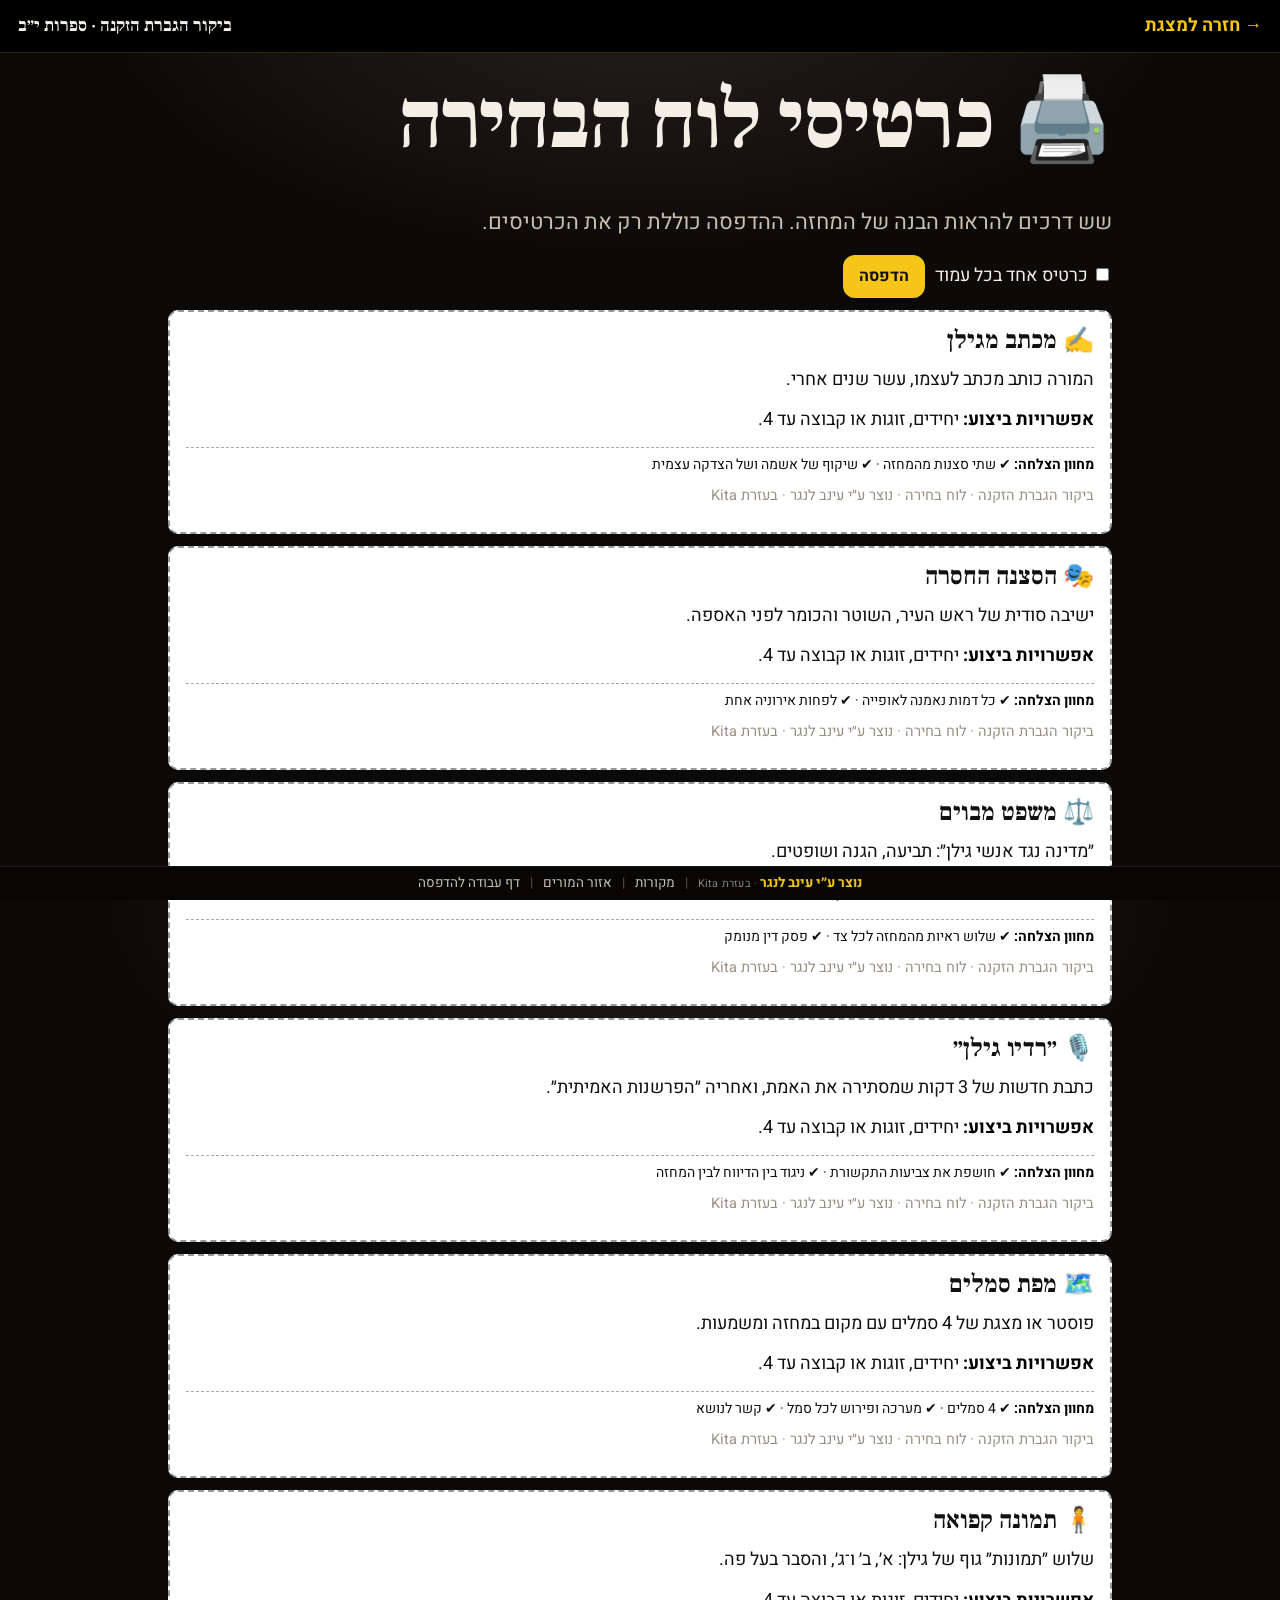
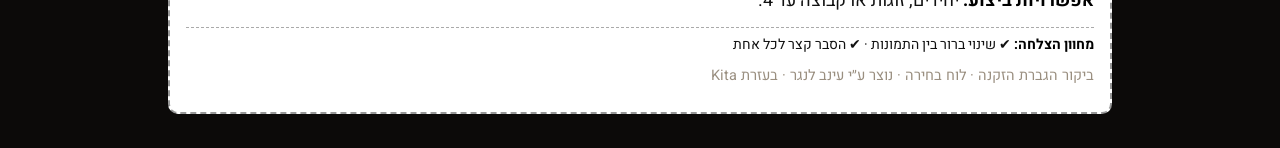
<file: cards.html>
<!doctype html>
<html lang="he" dir="rtl"><head><meta charset="utf-8"><meta name="viewport" content="width=device-width,initial-scale=1">
<title>כרטיסי לוח הבחירה · ביקור הגברת הזקנה · י״ב</title><meta name="robots" content="noindex">
<link rel="preconnect" href="https://fonts.googleapis.com"><link rel="preconnect" href="https://fonts.gstatic.com" crossorigin>
<link href="https://fonts.googleapis.com/css2?family=Frank+Ruhl+Libre:wght@400;700;900&family=Heebo:wght@400;500;700;800&display=swap" rel="stylesheet">
<link rel="icon" href="assets/favicon.svg" type="image/svg+xml"><link rel="stylesheet" href="assets/deck.css"></head>
<body class="page cards"><a class="skip" href="#main">דילוג לתוכן</a>
<header class="page-head"><a class="back" href="index.html">→ חזרה למצגת</a><span class="brand-t">ביקור הגברת הזקנה · ספרות י״ב</span></header>
<main id="main">
<div class="no-print"><h1>🖨️ כרטיסי לוח הבחירה</h1><p class="lead">שש דרכים להראות הבנה של המחזה. ההדפסה כוללת רק את הכרטיסים.</p>
<div class="row"><label><input type="checkbox" id="opp"> כרטיס אחד בכל עמוד</label> <button type="button" class="btn" onclick="window.print()">הדפסה</button></div></div>
<article class="pcard"><h3>✍️ מכתב מגילן</h3><p>המורה כותב מכתב לעצמו, עשר שנים אחרי.</p><p><b>אפשרויות ביצוע:</b> יחידים, זוגות או קבוצה עד 4.</p><p class="crit"><b>מחוון הצלחה:</b> ✔ שתי סצנות מהמחזה · ✔ שיקוף של אשמה ושל הצדקה עצמית</p><p class="small">ביקור הגברת הזקנה · לוח בחירה · נוצר ע״י עינב לנגר · בעזרת Kita</p></article><article class="pcard"><h3>🎭 הסצנה החסרה</h3><p>ישיבה סודית של ראש העיר, השוטר והכומר לפני האספה.</p><p><b>אפשרויות ביצוע:</b> יחידים, זוגות או קבוצה עד 4.</p><p class="crit"><b>מחוון הצלחה:</b> ✔ כל דמות נאמנה לאופייה · ✔ לפחות אירוניה אחת</p><p class="small">ביקור הגברת הזקנה · לוח בחירה · נוצר ע״י עינב לנגר · בעזרת Kita</p></article><article class="pcard"><h3>⚖️ משפט מבוים</h3><p>״מדינה נגד אנשי גילן״: תביעה, הגנה ושופטים.</p><p><b>אפשרויות ביצוע:</b> יחידים, זוגות או קבוצה עד 4.</p><p class="crit"><b>מחוון הצלחה:</b> ✔ שלוש ראיות מהמחזה לכל צד · ✔ פסק דין מנומק</p><p class="small">ביקור הגברת הזקנה · לוח בחירה · נוצר ע״י עינב לנגר · בעזרת Kita</p></article><article class="pcard"><h3>🎙️ ״רדיו גילן״</h3><p>כתבת חדשות של 3 דקות שמסתירה את האמת, ואחריה ״הפרשנות האמיתית״.</p><p><b>אפשרויות ביצוע:</b> יחידים, זוגות או קבוצה עד 4.</p><p class="crit"><b>מחוון הצלחה:</b> ✔ חושפת את צביעות התקשורת · ✔ ניגוד בין הדיווח לבין המחזה</p><p class="small">ביקור הגברת הזקנה · לוח בחירה · נוצר ע״י עינב לנגר · בעזרת Kita</p></article><article class="pcard"><h3>🗺️ מפת סמלים</h3><p>פוסטר או מצגת של 4 סמלים עם מקום במחזה ומשמעות.</p><p><b>אפשרויות ביצוע:</b> יחידים, זוגות או קבוצה עד 4.</p><p class="crit"><b>מחוון הצלחה:</b> ✔ 4 סמלים · ✔ מערכה ופירוש לכל סמל · ✔ קשר לנושא</p><p class="small">ביקור הגברת הזקנה · לוח בחירה · נוצר ע״י עינב לנגר · בעזרת Kita</p></article><article class="pcard"><h3>🧍 תמונה קפואה</h3><p>שלוש ״תמונות״ גוף של גילן: א׳, ב׳ ו־ג׳, והסבר בעל פה.</p><p><b>אפשרויות ביצוע:</b> יחידים, זוגות או קבוצה עד 4.</p><p class="crit"><b>מחוון הצלחה:</b> ✔ שינוי ברור בין התמונות · ✔ הסבר קצר לכל אחת</p><p class="small">ביקור הגברת הזקנה · לוח בחירה · נוצר ע״י עינב לנגר · בעזרת Kita</p></article></main>
<footer class="site-foot" role="contentinfo"><span class="made"><span class="by">נוצר ע״י עינב לנגר</span><span class="kita"><span class="dot" aria-hidden="true"> · </span>בעזרת Kita</span></span><span class="sep">|</span><a href="index.html#credits">מקורות</a><span class="sep">|</span><a href="teacher.html">אזור המורים</a><span class="sep opt-link">|</span><a class="opt-link" href="handout.html">דף עבודה להדפסה</a></footer>
<script>document.getElementById("opp").addEventListener("change",function(e){document.body.classList.toggle("one-per-page",e.target.checked);});</script></body></html>
</file>
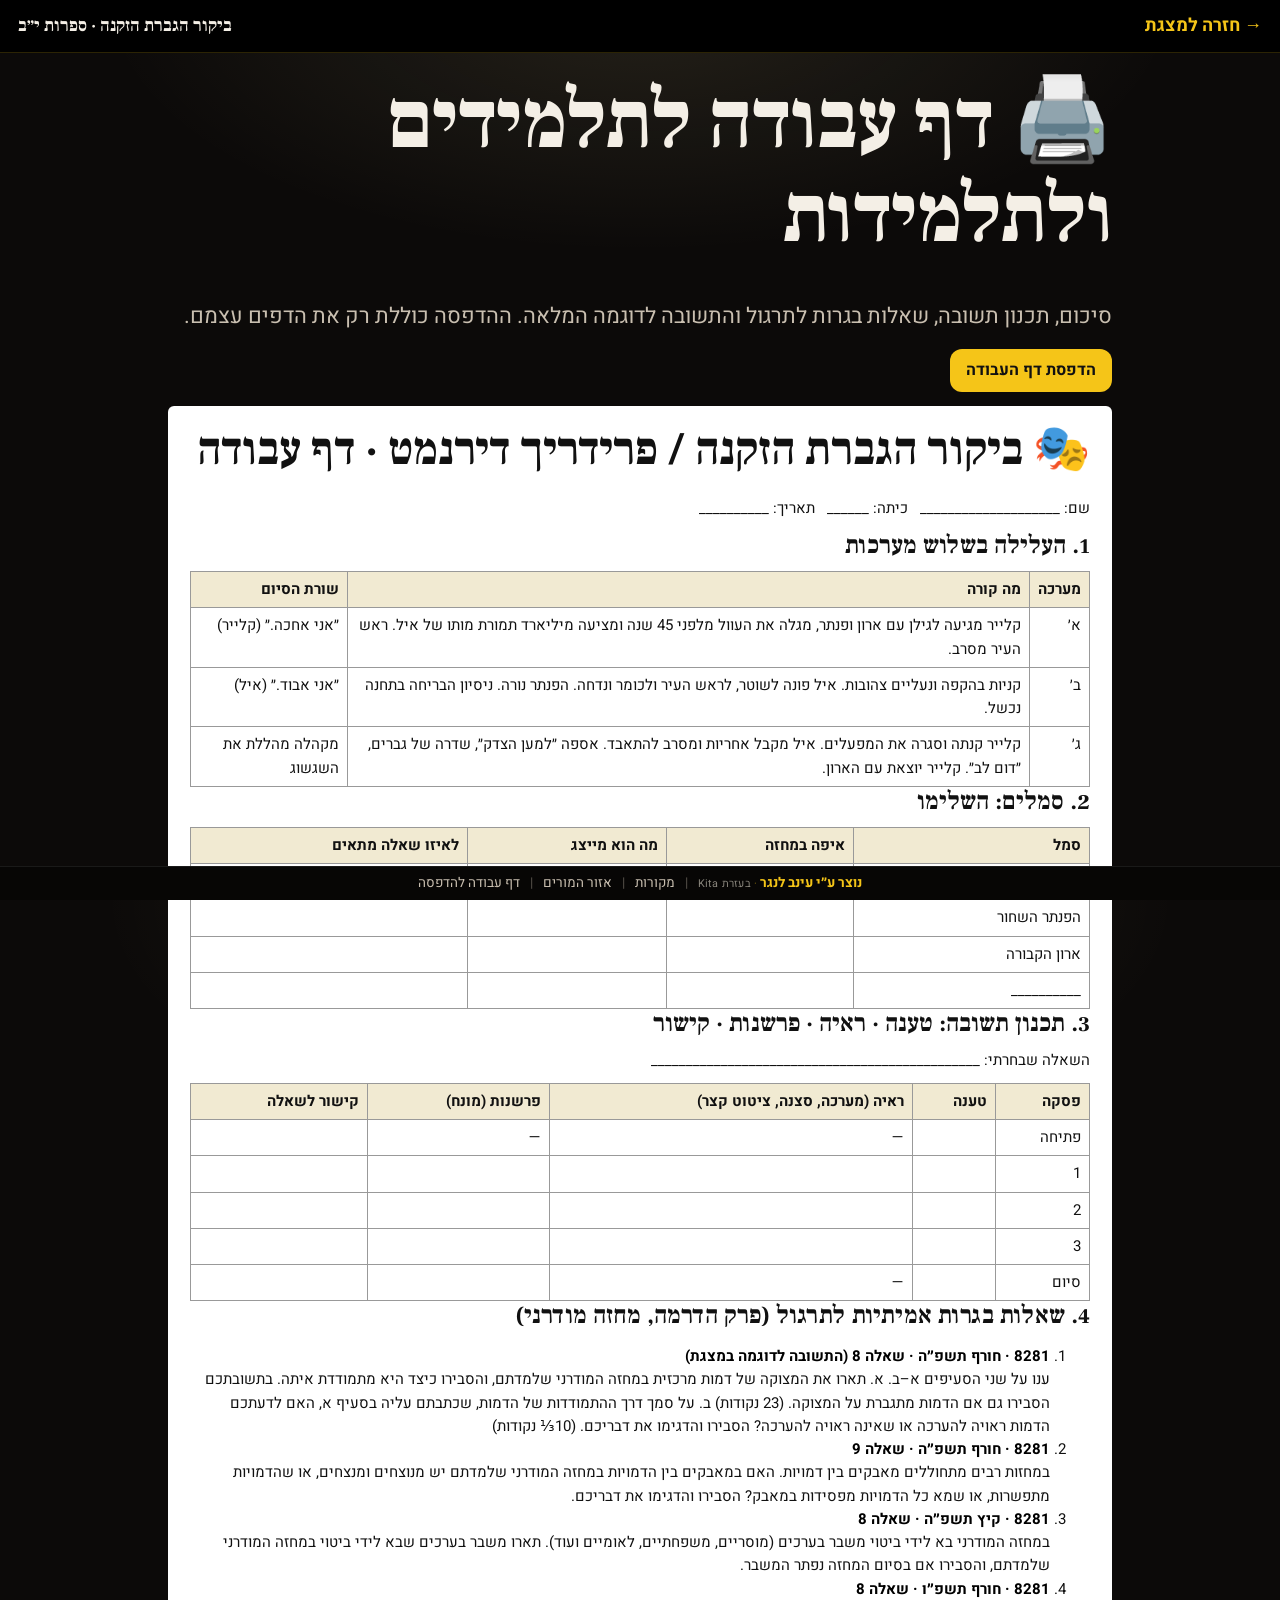
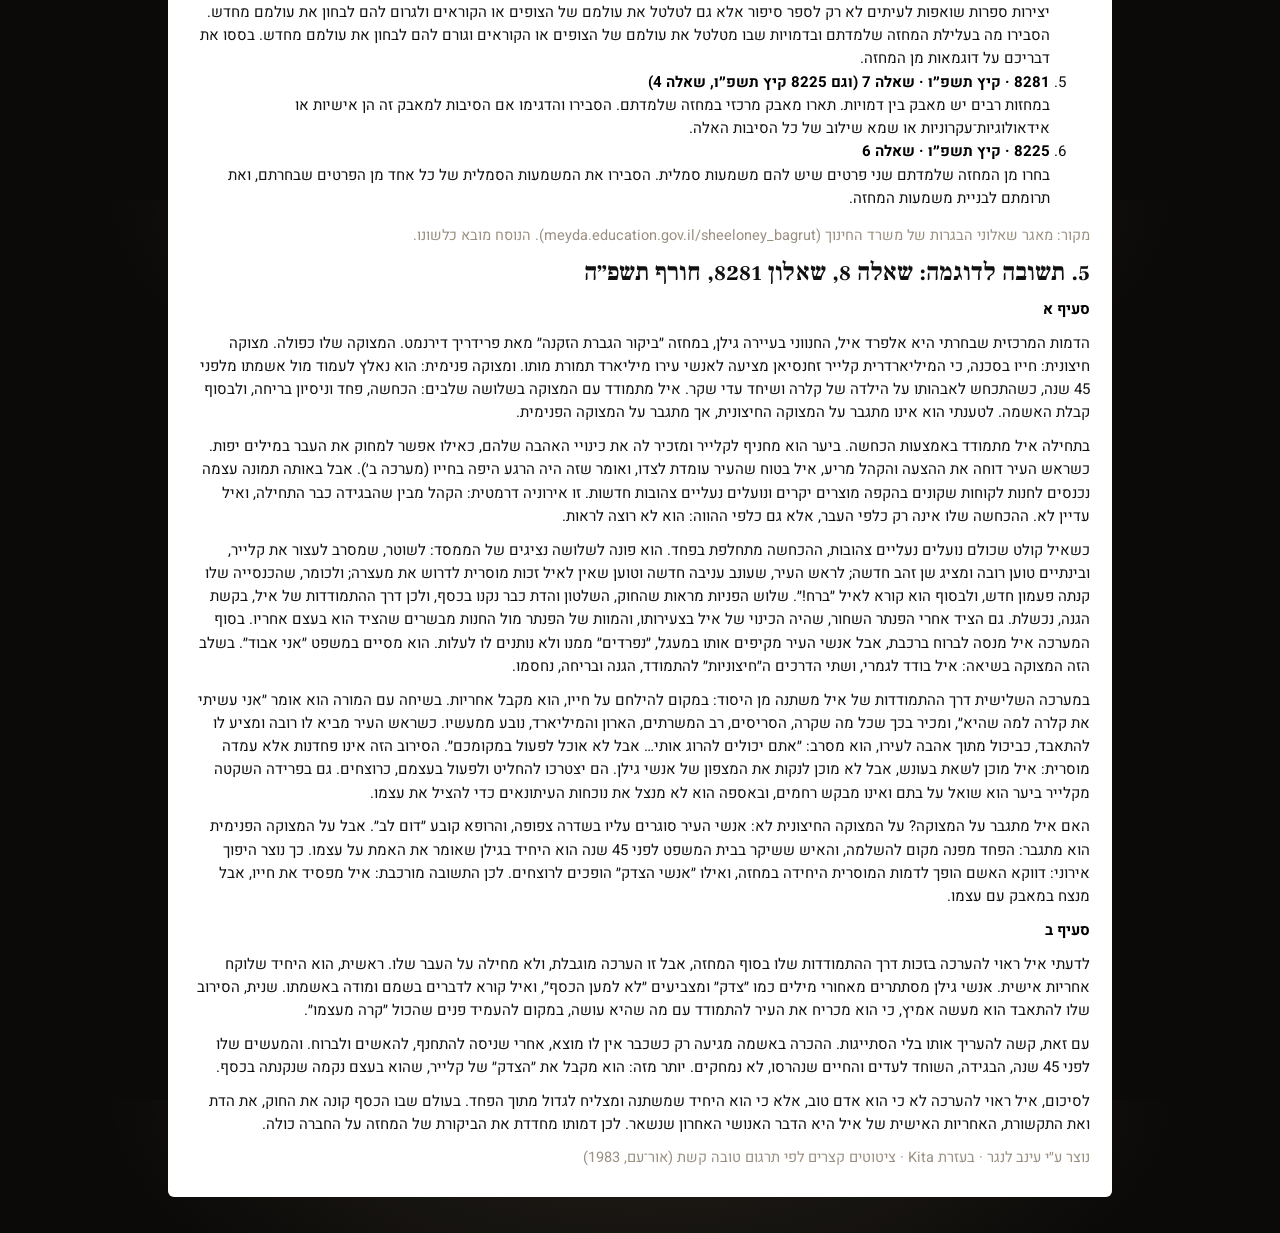
<file: handout.html>
<!doctype html>
<html lang="he" dir="rtl"><head><meta charset="utf-8"><meta name="viewport" content="width=device-width,initial-scale=1">
<title>דף עבודה · ביקור הגברת הזקנה · י״ב</title><meta name="robots" content="index">
<link rel="preconnect" href="https://fonts.googleapis.com"><link rel="preconnect" href="https://fonts.gstatic.com" crossorigin>
<link href="https://fonts.googleapis.com/css2?family=Frank+Ruhl+Libre:wght@400;700;900&family=Heebo:wght@400;500;700;800&display=swap" rel="stylesheet">
<link rel="icon" href="assets/favicon.svg" type="image/svg+xml"><link rel="stylesheet" href="assets/deck.css"></head>
<body class="page handout"><a class="skip" href="#main">דילוג לתוכן</a>
<header class="page-head"><a class="back" href="index.html">→ חזרה למצגת</a><span class="brand-t">ביקור הגברת הזקנה · ספרות י״ב</span></header>
<main id="main">
<div class="no-print"><h1>🖨️ דף עבודה לתלמידים ולתלמידות</h1><p class="lead">סיכום, תכנון תשובה, שאלות בגרות לתרגול והתשובה לדוגמה המלאה. ההדפסה כוללת רק את הדפים עצמם.</p>
<button type="button" class="btn" onclick="window.print()">הדפסת דף העבודה</button></div>
<article class="sheet">
<h2>🎭 ביקור הגברת הזקנה / פרידריך דירנמט · דף עבודה</h2><p>שם: ____________________ &nbsp; כיתה: ______ &nbsp; תאריך: __________</p>
<h3>1. העלילה בשלוש מערכות</h3>
<table><thead><tr><th scope="col">מערכה</th><th scope="col">מה קורה</th><th scope="col">שורת הסיום</th></tr></thead><tbody>
<tr><td>א׳</td><td>קלייר מגיעה לגילן עם ארון ופנתר, מגלה את העוול מלפני 45 שנה ומציעה מיליארד תמורת מותו של איל. ראש העיר מסרב.</td><td>״אני אחכה.״ (קלייר)</td></tr>
<tr><td>ב׳</td><td>קניות בהקפה ונעליים צהובות. איל פונה לשוטר, לראש העיר ולכומר ונדחה. הפנתר נורה. ניסיון הבריחה בתחנה נכשל.</td><td>״אני אבוד.״ (איל)</td></tr>
<tr><td>ג׳</td><td>קלייר קנתה וסגרה את המפעלים. איל מקבל אחריות ומסרב להתאבד. אספה ״למען הצדק״, שדרה של גברים, ״דום לב״. קלייר יוצאת עם הארון.</td><td>מקהלה מהללת את השגשוג</td></tr>
</tbody></table>
<h3>2. סמלים: השלימו</h3>
<table><thead><tr><th scope="col">סמל</th><th scope="col">איפה במחזה</th><th scope="col">מה הוא מייצג</th><th scope="col">לאיזו שאלה מתאים</th></tr></thead><tbody>
<tr><td>הנעליים הצהובות</td><td></td><td></td><td></td></tr><tr><td>הפנתר השחור</td><td></td><td></td><td></td></tr><tr><td>ארון הקבורה</td><td></td><td></td><td></td></tr><tr><td>__________</td><td></td><td></td><td></td></tr></tbody></table>
<h3>3. תכנון תשובה: טענה · ראיה · פרשנות · קישור</h3>
<p>השאלה שבחרתי: _______________________________________________</p>
<table><thead><tr><th scope="col">פסקה</th><th scope="col">טענה</th><th scope="col">ראיה (מערכה, סצנה, ציטוט קצר)</th><th scope="col">פרשנות (מונח)</th><th scope="col">קישור לשאלה</th></tr></thead><tbody>
<tr><td>פתיחה</td><td></td><td>—</td><td>—</td><td></td></tr><tr><td>1</td><td></td><td></td><td></td><td></td></tr><tr><td>2</td><td></td><td></td><td></td><td></td></tr><tr><td>3</td><td></td><td></td><td></td><td></td></tr><tr><td>סיום</td><td></td><td>—</td><td></td><td></td></tr></tbody></table>
<section class="pb"><h3>4. שאלות בגרות אמיתיות לתרגול (פרק הדרמה, מחזה מודרני)</h3>
<ol><li><b>8281 · חורף תשפ״ה · שאלה 8 (התשובה לדוגמה במצגת)</b><br>ענו על שני הסעיפים א–ב. א. תארו את המצוקה של דמות מרכזית במחזה המודרני שלמדתם, והסבירו כיצד היא מתמודדת איתה. בתשובתכם הסבירו גם אם הדמות מתגברת על המצוקה. (23 נקודות) ב. על סמך דרך ההתמודדות של הדמות, שכתבתם עליה בסעיף א, האם לדעתכם הדמות ראויה להערכה או שאינה ראויה להערכה? הסבירו והדגימו את דבריכם. (10⅓ נקודות)</li><li><b>8281 · חורף תשפ״ה · שאלה 9</b><br>במחזות רבים מתחוללים מאבקים בין דמויות. האם במאבקים בין הדמויות במחזה המודרני שלמדתם יש מנוצחים ומנצחים, או שהדמויות מתפשרות, או שמא כל הדמויות מפסידות במאבק? הסבירו והדגימו את דבריכם.</li><li><b>8281 · קיץ תשפ״ה · שאלה 8</b><br>במחזה המודרני בא לידי ביטוי משבר בערכים (מוסריים, משפחתיים, לאומיים ועוד). תארו משבר בערכים שבא לידי ביטוי במחזה המודרני שלמדתם, והסבירו אם בסיום המחזה נפתר המשבר.</li><li><b>8281 · חורף תשפ״ו · שאלה 8</b><br>יצירות ספרות שואפות לעיתים לא רק לספר סיפור אלא גם לטלטל את עולמם של הצופים או הקוראים ולגרום להם לבחון את עולמם מחדש. הסבירו מה בעלילת המחזה שלמדתם ובדמויות שבו מטלטל את עולמם של הצופים או הקוראים וגורם להם לבחון את עולמם מחדש. בססו את דבריכם על דוגמאות מן המחזה.</li><li><b>8281 · קיץ תשפ״ו · שאלה 7 (וגם 8225 קיץ תשפ״ו, שאלה 4)</b><br>במחזות רבים יש מאבק בין דמויות. תארו מאבק מרכזי במחזה שלמדתם. הסבירו והדגימו אם הסיבות למאבק זה הן אישיות או אידאולוגיות־עקרוניות או שמא שילוב של כל הסיבות האלה.</li><li><b>8225 · קיץ תשפ״ו · שאלה 6</b><br>בחרו מן המחזה שלמדתם שני פרטים שיש להם משמעות סמלית. הסבירו את המשמעות הסמלית של כל אחד מן הפרטים שבחרתם, ואת תרומתם לבניית משמעות המחזה.</li></ol>
<p class="small">מקור: מאגר שאלוני הבגרות של משרד החינוך (meyda.education.gov.il/sheeloney_bagrut). הנוסח מובא כלשונו.</p></section>
<section class="pb"><h3>5. תשובה לדוגמה: שאלה 8, שאלון 8281, חורף תשפ״ה</h3>
<p><b>סעיף א</b></p>
      <p>הדמות המרכזית שבחרתי היא אלפרד איל, החנווני בעיירה גילן, במחזה ״ביקור הגברת הזקנה״ מאת פרידריך דירנמט. המצוקה שלו כפולה. מצוקה חיצונית: חייו בסכנה, כי המיליארדרית קלייר זחנסיאן מציעה לאנשי עירו מיליארד תמורת מותו. ומצוקה פנימית: הוא נאלץ לעמוד מול אשמתו מלפני 45 שנה, כשהתכחש לאבהותו על הילדה של קלרה ושיחד עדי שקר. איל מתמודד עם המצוקה בשלושה שלבים: הכחשה, פחד וניסיון בריחה, ולבסוף קבלת האשמה. לטענתי הוא אינו מתגבר על המצוקה החיצונית, אך מתגבר על המצוקה הפנימית.</p>
      <p>בתחילה איל מתמודד באמצעות הכחשה. ביער הוא מחניף לקלייר ומזכיר לה את כינויי האהבה שלהם, כאילו אפשר למחוק את העבר במילים יפות. כשראש העיר דוחה את ההצעה והקהל מריע, איל בטוח שהעיר עומדת לצדו, ואומר שזה היה הרגע היפה בחייו (מערכה ב׳). אבל באותה תמונה עצמה נכנסים לחנות לקוחות שקונים בהקפה מוצרים יקרים ונועלים נעליים צהובות חדשות. זו אירוניה דרמטית: הקהל מבין שהבגידה כבר התחילה, ואיל עדיין לא. ההכחשה שלו אינה רק כלפי העבר, אלא גם כלפי ההווה: הוא לא רוצה לראות.</p>
      <p>כשאיל קולט שכולם נועלים נעליים צהובות, ההכחשה מתחלפת בפחד. הוא פונה לשלושה נציגים של הממסד: לשוטר, שמסרב לעצור את קלייר, ובינתיים טוען רובה ומציג שן זהב חדשה; לראש העיר, שעונב עניבה חדשה וטוען שאין לאיל זכות מוסרית לדרוש את מעצרה; ולכומר, שהכנסייה שלו קנתה פעמון חדש, ולבסוף הוא קורא לאיל ״ברח!״. שלוש הפניות מראות שהחוק, השלטון והדת כבר נקנו בכסף, ולכן דרך ההתמודדות של איל, בקשת הגנה, נכשלת. גם הציד אחרי הפנתר השחור, שהיה הכינוי של איל בצעירותו, והמוות של הפנתר מול החנות מבשרים שהציד הוא בעצם אחריו. בסוף המערכה איל מנסה לברוח ברכבת, אבל אנשי העיר מקיפים אותו במעגל, ״נפרדים״ ממנו ולא נותנים לו לעלות. הוא מסיים במשפט ״אני אבוד״. בשלב הזה המצוקה בשיאה: איל בודד לגמרי, ושתי הדרכים ה״חיצוניות״ להתמודד, הגנה ובריחה, נחסמו.</p>
    
      <p>במערכה השלישית דרך ההתמודדות של איל משתנה מן היסוד: במקום להילחם על חייו, הוא מקבל אחריות. בשיחה עם המורה הוא אומר ״אני עשיתי את קלרה למה שהיא״, ומכיר בכך שכל מה שקרה, הסריסים, רב המשרתים, הארון והמיליארד, נובע ממעשיו. כשראש העיר מביא לו רובה ומציע לו להתאבד, כביכול מתוך אהבה לעירו, הוא מסרב: ״אתם יכולים להרוג אותי… אבל לא אוכל לפעול במקומכם״. הסירוב הזה אינו פחדנות אלא עמדה מוסרית: איל מוכן לשאת בעונש, אבל לא מוכן לנקות את המצפון של אנשי גילן. הם יצטרכו להחליט ולפעול בעצמם, כרוצחים. גם בפרידה השקטה מקלייר ביער הוא שואל על בתם ואינו מבקש רחמים, ובאספה הוא לא מנצל את נוכחות העיתונאים כדי להציל את עצמו.</p>
      <p>האם איל מתגבר על המצוקה? על המצוקה החיצונית לא: אנשי העיר סוגרים עליו בשדרה צפופה, והרופא קובע ״דום לב״. אבל על המצוקה הפנימית הוא מתגבר: הפחד מפנה מקום להשלמה, והאיש ששיקר בבית המשפט לפני 45 שנה הוא היחיד בגילן שאומר את האמת על עצמו. כך נוצר היפוך אירוני: דווקא האשם הופך לדמות המוסרית היחידה במחזה, ואילו ״אנשי הצדק״ הופכים לרוצחים. לכן התשובה מורכבת: איל מפסיד את חייו, אבל מנצח במאבק עם עצמו.</p>
    
<p><b>סעיף ב</b></p>
      <p>לדעתי איל ראוי להערכה בזכות דרך ההתמודדות שלו בסוף המחזה, אבל זו הערכה מוגבלת, ולא מחילה על העבר שלו. ראשית, הוא היחיד שלוקח אחריות אישית. אנשי גילן מסתתרים מאחורי מילים כמו ״צדק״ ומצביעים ״לא למען הכסף״, ואיל קורא לדברים בשמם ומודה באשמתו. שנית, הסירוב שלו להתאבד הוא מעשה אמיץ, כי הוא מכריח את העיר להתמודד עם מה שהיא עושה, במקום להעמיד פנים שהכול ״קרה מעצמו״.</p>
      <p>עם זאת, קשה להעריך אותו בלי הסתייגות. ההכרה באשמה מגיעה רק כשכבר אין לו מוצא, אחרי שניסה להתחנף, להאשים ולברוח. והמעשים שלו לפני 45 שנה, הבגידה, השוחד לעדים והחיים שנהרסו, לא נמחקים. יותר מזה: הוא מקבל את ״הצדק״ של קלייר, שהוא בעצם נקמה שנקנתה בכסף.</p>
      <p>לסיכום, איל ראוי להערכה לא כי הוא אדם טוב, אלא כי הוא היחיד שמשתנה ומצליח לגדול מתוך הפחד. בעולם שבו הכסף קונה את החוק, את הדת ואת התקשורת, האחריות האישית של איל היא הדבר האנושי האחרון שנשאר. לכן דמותו מחדדת את הביקורת של המחזה על החברה כולה.</p>
    </section>
<p class="small">נוצר ע״י עינב לנגר · בעזרת Kita · ציטוטים קצרים לפי תרגום טובה קשת (אור־עם, 1983)</p>
</article></main>
<footer class="site-foot" role="contentinfo"><span class="made"><span class="by">נוצר ע״י עינב לנגר</span><span class="kita"><span class="dot" aria-hidden="true"> · </span>בעזרת Kita</span></span><span class="sep">|</span><a href="index.html#credits">מקורות</a><span class="sep">|</span><a href="teacher.html">אזור המורים</a><span class="sep opt-link">|</span><a class="opt-link" href="handout.html">דף עבודה להדפסה</a></footer>
</body></html>
</file>
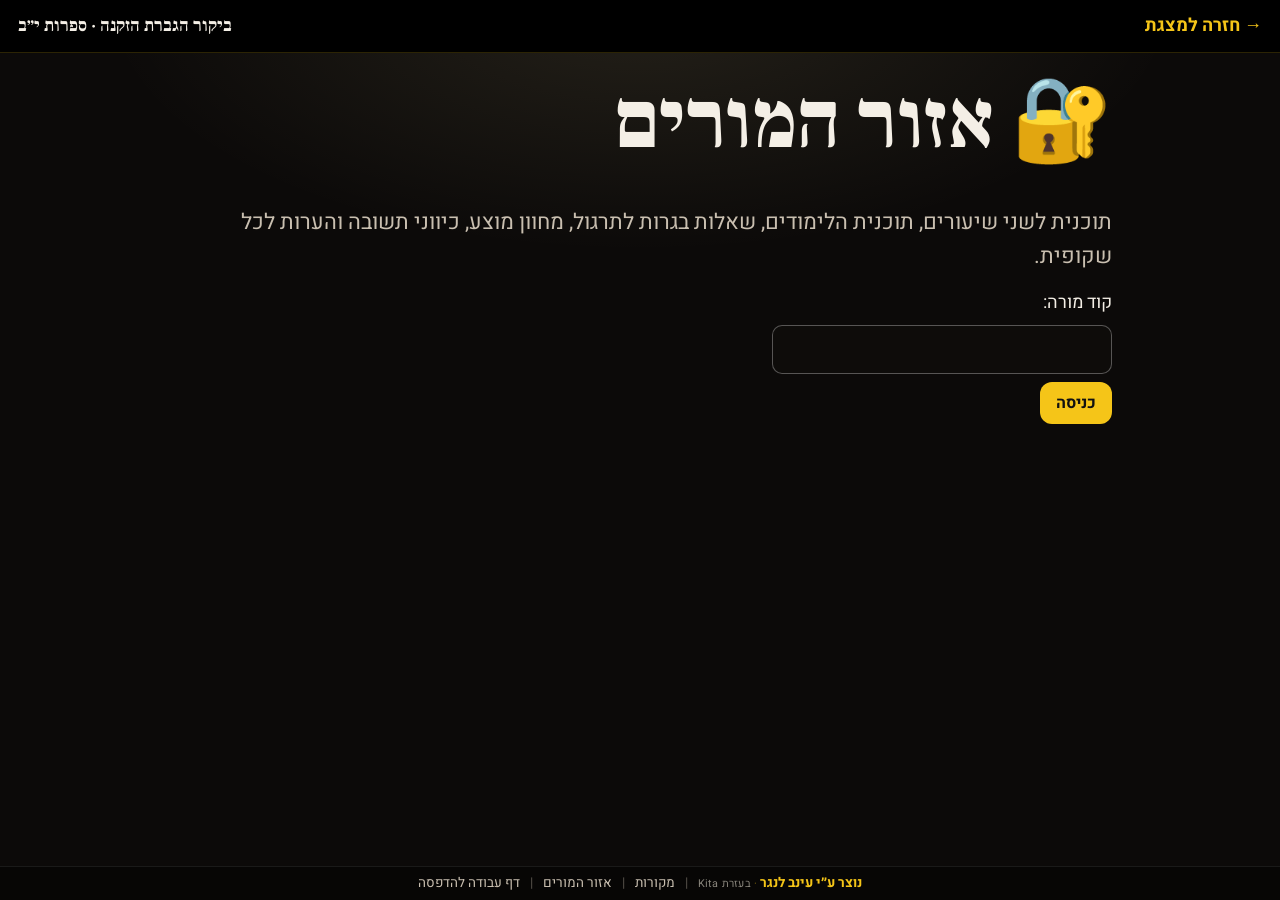
<file: teacher.html>
<!doctype html>
<html lang="he" dir="rtl"><head><meta charset="utf-8"><meta name="viewport" content="width=device-width,initial-scale=1">
<title>אזור המורים · ביקור הגברת הזקנה · י״ב</title><meta name="robots" content="noindex">
<link rel="preconnect" href="https://fonts.googleapis.com"><link rel="preconnect" href="https://fonts.gstatic.com" crossorigin>
<link href="https://fonts.googleapis.com/css2?family=Frank+Ruhl+Libre:wght@400;700;900&family=Heebo:wght@400;500;700;800&display=swap" rel="stylesheet">
<link rel="icon" href="assets/favicon.svg" type="image/svg+xml"><link rel="stylesheet" href="assets/deck.css"></head>
<body class="page teacher"><a class="skip" href="#main">דילוג לתוכן</a>
<header class="page-head"><a class="back" href="index.html">→ חזרה למצגת</a><span class="brand-t">ביקור הגברת הזקנה · ספרות י״ב</span></header>
<main id="main"><h1>🔐 אזור המורים</h1><p class="lead">תוכנית לשני שיעורים, תוכנית הלימודים, שאלות בגרות לתרגול, מחוון מוצע, כיווני תשובה והערות לכל שקופית.</p>
<div id="teacher-gate"><form id="teacher-form" class="gate-inline"><label for="teacher-pw">קוד מורה:</label> <input id="teacher-pw" type="password" inputmode="numeric" autocomplete="off"> <button class="btn" type="submit">כניסה</button>
<p id="teacher-err" class="err" role="alert" hidden>הקוד לא נכון. נסו שוב.</p></form>
<div id="teacher-content" hidden></div></div></main>
<footer class="site-foot" role="contentinfo"><span class="made"><span class="by">נוצר ע״י עינב לנגר</span><span class="kita"><span class="dot" aria-hidden="true"> · </span>בעזרת Kita</span></span><span class="sep">|</span><a href="index.html#credits">מקורות</a><span class="sep">|</span><a href="teacher.html">אזור המורים</a><span class="sep opt-link">|</span><a class="opt-link" href="handout.html">דף עבודה להדפסה</a></footer>
<script type="text/plain" id="teacher-data">[base64]/[base64]/[base64]/[base64]/[base64]/[base64]/[base64]/[base64]/[base64]/[base64]/[base64]/[base64]/[base64]/[base64]/[base64]</script>
<script>
(function(){var $=function(s){return document.querySelector(s);},PFX="kitaGveret",D=null,pres=location.hash==="#presenter";
function data(){if(!D)D=JSON.parse(decodeURIComponent(escape(atob($("#teacher-data").textContent.trim()))));return D;}
function showSlide(id){var d=data(),i=d.ids.indexOf(id);if(i<0){i=0;id=d.ids[0];}$("#teacher-content").innerHTML='<h2>שקופית '+(i+1)+' מתוך '+d.ids.length+': '+d.labels[id]+'</h2>'+(d.notes[id]||"")+'<p class="small">החלון מתעדכן לבד כשעוברים שקופית במצגת.</p>';}
function unlock(){var d=data();$("#teacher-form").hidden=true;$("#teacher-content").hidden=false;try{sessionStorage.setItem(PFX+"TeacherOK","1");}catch(e){}
  if(pres){document.body.classList.add("presenter");var id=null;try{id=localStorage.getItem(PFX+"Slide");}catch(e){}showSlide(id);
    try{var bc=new BroadcastChannel("kita-gveret-zkena");bc.onmessage=function(e){if(e.data&&e.data.slide)showSlide(e.data.slide);};}catch(e){}
    addEventListener("storage",function(e){if(e.key===PFX+"Slide"&&e.newValue)showSlide(e.newValue);});}
  else{$("#teacher-content").innerHTML=d.content;var lb=$("#lock-btn");if(lb)lb.addEventListener("click",function(){try{sessionStorage.removeItem(PFX+"TeacherOK");}catch(e){}location.reload();});}}
$("#teacher-form").addEventListener("submit",function(e){e.preventDefault();var pw=$("#teacher-pw");if(pw.value.trim()==="1010"){$("#teacher-err").hidden=true;unlock();}else{$("#teacher-err").hidden=false;pw.value="";pw.focus();}});
try{if(sessionStorage.getItem(PFX+"TeacherOK")==="1")unlock();}catch(e){}
})();
</script></body></html>
</file>
<file: assets/deck.css>
/* Kita · ביקור הגברת הזקנה – theatrical dark-stage deck. Fonts: Frank Ruhl Libre (headings), Heebo (body). */
:root{
  --bg:#0c0a09;--stage:#15110f;--ink:#f4efe6;--muted:#c9bfb0;--dim:#9a8f80;
  --gold:#F5C518;--gold-2:#ffd95a;--gold-soft:rgba(245,197,24,.14);--line:rgba(245,197,24,.28);
  --red:#a3192e;--red-soft:rgba(163,25,46,.22);--teal:#5fb3a8;--violet:#a48bd6;--card:rgba(255,255,255,.045);
  --head:"Frank Ruhl Libre","David Libre",Georgia,serif;--body:"Heebo","Assistant",Arial,sans-serif;
  --topbar:54px;--navh:58px;--foot:34px;
}
*{box-sizing:border-box}
html,body{margin:0;height:100%}
body{background:var(--bg);color:var(--ink);font-family:var(--body);font-size:18px;line-height:1.55;-webkit-text-size-adjust:100%}
a{color:var(--gold-2)}a:hover{color:#fff}
:focus-visible{outline:3px solid var(--gold);outline-offset:2px;border-radius:4px}
.skip{position:absolute;inset-inline-start:-999px;top:0;background:var(--gold);color:#000;padding:8px 14px;z-index:99}
.skip:focus{inset-inline-start:8px}
.sr-only{position:absolute!important;width:1px;height:1px;overflow:hidden;clip:rect(0 0 0 0);white-space:nowrap}
b,strong{color:#fff}
.gold{color:var(--gold)}.red{color:#ff8a98}
/* ---------- deck chrome ---------- */
.deck-page{overflow:hidden}
.topbar{position:fixed;top:0;inset-inline:0;height:var(--topbar);display:flex;align-items:center;gap:14px;padding:0 16px;
  background:linear-gradient(#000,rgba(0,0,0,.6));border-bottom:1px solid rgba(245,197,24,.18);z-index:20}
.brand{display:flex;align-items:center;gap:10px;font-family:var(--head);font-weight:700;font-size:19px;white-space:nowrap}
.brand svg{width:30px;height:30px}
.phase{color:var(--gold);font-size:14px;border:1px solid var(--line);border-radius:99px;padding:2px 12px;white-space:nowrap}
.phase:empty{display:none}
.tools{margin-inline-start:auto;display:flex;gap:8px;align-items:center}
.tbtn{white-space:nowrap;font:inherit;font-size:15px;color:var(--ink);background:rgba(255,255,255,.06);border:1px solid rgba(255,255,255,.16);border-radius:10px;padding:6px 11px;cursor:pointer;min-height:38px}
.tbtn:hover{border-color:var(--gold);color:#fff}
.tbtn.sm{padding:4px 9px;min-height:32px}
.tbtn.running{background:var(--gold);color:#000}.tbtn.done{background:var(--red);color:#fff}
.tbtn:disabled{opacity:.45;cursor:default}
.timer{display:flex;gap:4px}
.deck{position:fixed;top:var(--topbar);bottom:calc(var(--navh) + var(--foot));inset-inline:0;outline:none}
.slide{position:absolute;inset:0;overflow-y:auto;overflow-x:hidden;padding:26px clamp(18px,5vw,72px) 30px;opacity:0;visibility:hidden;
  background:radial-gradient(ellipse 55% 75% at 50% -8%,rgba(255,236,170,.17),rgba(255,236,170,.05) 45%,transparent 72%),
             radial-gradient(ellipse 90% 40% at 50% 112%,rgba(163,25,46,.20),transparent 70%),var(--stage);
  transition:opacity .45s ease,visibility 0s linear .45s}
.slide.active{opacity:1;visibility:visible;transition:opacity .45s ease}
.slide::before,.slide::after{content:"";position:fixed;top:var(--topbar);bottom:calc(var(--navh) + var(--foot));width:clamp(10px,2.2vw,34px);pointer-events:none;
  background:repeating-linear-gradient(90deg,#4a0c15 0 6px,#6e1420 6px 12px,#3a0910 12px 16px);opacity:.75;box-shadow:0 0 30px rgba(0,0,0,.8)}
.slide::before{right:0}.slide::after{left:0}
.slide>*{max-width:1180px;margin-inline:auto}
@media (prefers-reduced-motion:no-preference){
  .slide.active .anim{animation:rise .6s ease both}
  .slide.active .anim:nth-child(2){animation-delay:.08s}.slide.active .anim:nth-child(3){animation-delay:.16s}.slide.active .anim:nth-child(4){animation-delay:.24s}
}
@keyframes rise{from{opacity:0;transform:translateY(14px)}to{opacity:1;transform:none}}
.deck-nav{position:fixed;bottom:var(--foot);inset-inline:0;height:var(--navh);display:flex;align-items:center;gap:12px;padding:0 16px;background:#000;border-top:1px solid rgba(245,197,24,.18);z-index:20}
.nbtn{font:inherit;font-size:16px;background:rgba(255,255,255,.07);color:var(--ink);border:1px solid rgba(255,255,255,.2);border-radius:12px;padding:8px 16px;cursor:pointer;min-height:42px;min-width:44px}
.nbtn.primary{background:var(--gold);color:#111;border-color:var(--gold);font-weight:700}
.nbtn:disabled{opacity:.35;cursor:default}
.progress{flex:1;height:6px;background:rgba(255,255,255,.1);border-radius:9px;overflow:hidden}
.progress i{display:block;height:100%;width:0;background:linear-gradient(90deg,var(--gold),#fff1a8);transition:width .35s}
.counter{font-variant-numeric:tabular-nums;color:var(--muted);min-width:64px;text-align:center}
.site-foot{position:fixed;bottom:0;inset-inline:0;height:var(--foot);display:flex;gap:10px;align-items:center;justify-content:center;flex-wrap:nowrap;overflow:hidden;
  background:#070605;color:var(--muted);font-size:13.5px;border-top:1px solid rgba(255,255,255,.08);z-index:21;padding:0 10px;white-space:nowrap}
.site-foot .made{color:var(--gold);font-weight:700;white-space:nowrap}
.made .kita,.made-by .kita{font-weight:400;font-size:.8em;color:rgba(242,236,220,.55);letter-spacing:.02em}
.made .kita .dot,.made-by .kita .dot{color:rgba(245,197,24,.5)}
@media print{.made .kita{color:#777}}
.site-foot a{color:var(--muted);text-decoration:none}.site-foot a:hover{color:#fff;text-decoration:underline}
.site-foot .sep{opacity:.4}
/* ---------- typography ---------- */
h1,h2,h3{font-family:var(--head);line-height:1.15;margin:0 0 .45em}
h1{font-size:clamp(38px,6.4vw,84px);font-weight:900;letter-spacing:-.5px}
h2{font-size:clamp(28px,3.6vw,46px);font-weight:700}
h2 small{font-family:var(--body);font-size:.42em;font-weight:400;color:var(--muted);display:block;margin-top:6px}
h3{font-size:clamp(20px,2vw,25px);color:var(--gold-2)}
p{margin:.3em 0 .7em}
.tag{display:inline-block;font-size:14px;letter-spacing:.5px;color:var(--gold);border:1px solid var(--line);background:var(--gold-soft);border-radius:99px;padding:3px 12px;margin-bottom:12px}
.lead{font-size:clamp(18px,1.7vw,22px);color:var(--muted)}
.small{font-size:14.5px;color:var(--dim)}
.act{font-size:.78em;color:var(--dim);white-space:nowrap}
/* ---------- building blocks ---------- */
.grid{display:grid;gap:16px}
.g2{grid-template-columns:repeat(2,minmax(0,1fr))}.g3{grid-template-columns:repeat(3,minmax(0,1fr))}.g4{grid-template-columns:repeat(4,minmax(0,1fr))}
.split{display:grid;grid-template-columns:minmax(0,1.35fr) minmax(0,1fr);gap:28px;align-items:start}
.card{background:var(--card);border:1px solid rgba(255,255,255,.1);border-radius:16px;padding:16px 18px;position:relative}
.card h3{margin-bottom:.3em}
.card.hl{border-color:var(--line);background:linear-gradient(160deg,rgba(245,197,24,.10),rgba(255,255,255,.03))}
.card.redc{border-color:rgba(255,120,140,.3);background:linear-gradient(160deg,rgba(163,25,46,.22),rgba(255,255,255,.02))}
.card ul,.card ol{margin:.2em 0;padding-inline-start:1.2em}
.card li{margin:.18em 0}
ul.clean{list-style:none;padding:0;margin:0}
ul.clean li{padding-inline-start:1.3em;position:relative;margin:.35em 0}
ul.clean li::before{content:"◆";position:absolute;inset-inline-start:0;color:var(--gold);font-size:.7em;top:.35em}
.quote{font-family:var(--head);font-size:clamp(19px,1.9vw,24px);border-inline-start:4px solid var(--gold);padding:4px 16px;margin:10px 0;color:#fff}
.quote cite{display:block;font-family:var(--body);font-style:normal;font-size:14.5px;color:var(--dim);margin-top:4px}
.btn{font:inherit;font-size:16px;font-weight:700;color:#111;background:var(--gold);border:0;border-radius:12px;padding:9px 16px;cursor:pointer;min-height:42px}
.btn:hover{background:#ffe06b}
.btn.ghost{background:transparent;color:var(--ink);border:1px solid rgba(255,255,255,.3)}
.btn.ghost:hover{border-color:var(--gold);color:#fff}
.row{display:flex;gap:10px;flex-wrap:wrap;align-items:center}
.reveal-box{margin-top:10px;background:rgba(245,197,24,.08);border:1px dashed var(--line);border-radius:12px;padding:12px 14px}
.pill{display:inline-block;border-radius:99px;padding:2px 10px;font-size:13.5px;font-weight:700;margin-inline-end:6px}
.p-claim{background:#F5C518;color:#111}.p-ev{background:#5fb3a8;color:#06201c}.p-int{background:#a48bd6;color:#140a2a}.p-link{background:#ff8a98;color:#2a0007}.p-term{background:#e9e1d3;color:#111}
/* title */
.s-title{display:flex;align-items:center}
.title-wrap{display:grid;grid-template-columns:minmax(0,1.3fr) minmax(0,1fr);gap:30px;align-items:center;width:100%}
.title-wrap h1 span{display:block;font-size:.38em;font-weight:400;color:var(--gold);margin-top:10px;font-family:var(--body);letter-spacing:0}
.kicker{color:var(--gold);letter-spacing:2px;font-size:15px;margin-bottom:8px}
.agenda{display:flex;flex-wrap:wrap;gap:8px;list-style:none;padding:0;margin:16px 0}
.agenda li{border:1px solid var(--line);border-radius:99px;padding:4px 12px;font-size:15px;background:rgba(0,0,0,.35)}
.hint{font-size:14px;color:var(--dim)}
.stage-art{width:100%;max-height:60vh}
/* author */
.portrait{margin:0;display:flex;flex-direction:column;align-items:center}
.portrait img{width:auto;max-width:100%;max-height:min(330px,40vh);border-radius:14px;border:1px solid var(--line);box-shadow:0 0 60px rgba(245,197,24,.12);display:block}
.portrait figcaption{font-size:12.5px;color:var(--dim);margin-top:6px;max-width:300px}
.timeline{list-style:none;padding:0;margin:0;border-inline-start:2px solid var(--line)}
.timeline li{position:relative;padding:4px 18px 8px}
.timeline li::before{content:"";position:absolute;inset-inline-start:-7px;top:12px;width:12px;height:12px;border-radius:50%;background:var(--gold)}
.timeline b{color:var(--gold-2)}
/* acts */
.scenes{counter-reset:sc;list-style:none;padding:0;margin:0;display:grid;gap:10px}
.scenes li{counter-increment:sc;background:var(--card);border:1px solid rgba(255,255,255,.08);border-radius:12px;padding:10px 14px 10px 14px;position:relative;padding-inline-start:52px}
.scenes li::before{content:counter(sc);position:absolute;inset-inline-start:12px;top:10px;width:28px;height:28px;border-radius:50%;background:var(--gold);color:#111;font-weight:800;display:grid;place-items:center;font-size:15px}
.scenes li b{color:#fff}
.endline{margin-top:14px;font-family:var(--head);font-size:clamp(20px,2vw,26px);color:var(--gold)}
/* characters */
.chars{display:grid;grid-template-columns:repeat(auto-fit,minmax(200px,1fr));gap:12px}
.char{font:inherit;color:inherit;text-align:start;background:var(--card);border:1px solid rgba(255,255,255,.12);border-radius:14px;padding:14px;cursor:pointer;min-height:110px;transition:border-color .2s,background .2s}
.char:hover{border-color:var(--gold)}
.char .nm{font-family:var(--head);font-size:21px;font-weight:700;color:var(--gold-2);display:block}
.char .rl{font-size:14.5px;color:var(--muted);display:block}
.char .more{display:none;margin-top:8px;font-size:15.5px;color:var(--ink)}
.char[aria-expanded="true"]{background:rgba(245,197,24,.09);border-color:var(--gold)}
.char[aria-expanded="true"] .more{display:block}
.char .tap{font-size:12.5px;color:var(--dim)}
.char[aria-expanded="true"] .tap{display:none}
/* stages */
.stairs{display:grid;grid-template-columns:repeat(5,minmax(0,1fr));gap:10px;align-items:end}
.stairs .st{background:linear-gradient(180deg,rgba(245,197,24,.18),rgba(245,197,24,.04));border:1px solid var(--line);border-radius:12px 12px 4px 4px;padding:10px;font-size:15.5px}
.stairs .st:nth-child(1){min-height:120px}.stairs .st:nth-child(2){min-height:150px}.stairs .st:nth-child(3){min-height:180px}.stairs .st:nth-child(4){min-height:210px}.stairs .st:nth-child(5){min-height:240px;background:linear-gradient(180deg,rgba(163,25,46,.45),rgba(163,25,46,.1));border-color:rgba(255,120,140,.4)}
.stairs .st b{display:block;color:var(--gold-2);font-family:var(--head);font-size:18px;margin-bottom:4px}
/* symbols */
.sym{font:inherit;color:inherit;text-align:center;background:var(--card);border:1px solid rgba(255,255,255,.12);border-radius:16px;padding:14px;cursor:pointer;display:flex;flex-direction:column;align-items:center;gap:6px}
.sym:hover{border-color:var(--gold)}
.sym svg{width:96px;height:80px}
.sym .nm{font-family:var(--head);font-size:22px;font-weight:700;color:var(--gold-2)}
.sym .where{font-size:14px;color:var(--dim)}
.sym .mean{display:none;text-align:start;font-size:15.5px}
.sym[aria-expanded="true"]{border-color:var(--gold);background:rgba(245,197,24,.08)}
.sym[aria-expanded="true"] .mean{display:block}
.sym .tap{font-size:12.5px;color:var(--dim)}.sym[aria-expanded="true"] .tap{display:none}
/* transformation */
.arc{display:grid;grid-template-columns:repeat(4,minmax(0,1fr));gap:12px;position:relative}
.arc .ph{background:var(--card);border:1px solid rgba(255,255,255,.12);border-radius:14px;padding:12px 14px;position:relative}
.arc .ph .n{font-family:var(--head);font-size:30px;color:var(--gold);line-height:1}
.arc .ph h3{margin:.2em 0}
.arc .ph:last-child{border-color:var(--gold);background:rgba(245,197,24,.08)}
.arc-bar{height:8px;border-radius:9px;margin:4px 0 14px;background:linear-gradient(270deg,#3b3b3b,#7a6a30,var(--gold))}
/* who said */
.ws-list{display:grid;gap:12px}
@media (min-width:981px){.ws-list{grid-template-columns:1fr 1fr}}
.slide>*{zoom:var(--z,1)}
.ws{background:var(--card);border:1px solid rgba(255,255,255,.1);border-radius:14px;padding:12px 14px}
.ws .q{font-family:var(--head);font-size:clamp(18px,1.8vw,22px);margin:0 0 8px;color:#fff}
.ws .opts{display:flex;flex-wrap:wrap;gap:8px}
.opt{font:inherit;font-size:15px;color:var(--ink);background:rgba(255,255,255,.06);border:1px solid rgba(255,255,255,.2);border-radius:99px;padding:5px 13px;cursor:pointer;min-height:36px}
.opt:hover{border-color:var(--gold)}
.opt.ok{background:#1f6b52;border-color:#3fc79a;color:#fff}.opt.no{background:#5a1420;border-color:#ff8a98;color:#fff}
.ws .fb{font-size:15px;color:var(--muted);margin:8px 0 0}
.score{color:var(--gold);font-weight:700}
/* choice board */
.choice{display:grid;grid-template-columns:repeat(3,minmax(0,1fr));gap:10px}
.choice .card{padding:12px 14px}
.choice .card h3{font-size:19px}
.choice .crit{font-size:14px;color:var(--muted);border-top:1px dashed rgba(255,255,255,.18);margin-top:6px;padding-top:6px}
/* answer structure */
.steps4{display:grid;grid-template-columns:repeat(4,minmax(0,1fr));gap:10px;counter-reset:s4}
.steps4 .card{padding-top:40px}
.steps4 .card::before{counter-increment:s4;content:counter(s4);position:absolute;top:10px;inset-inline-start:14px;width:26px;height:26px;border-radius:50%;display:grid;place-items:center;font-weight:800;font-size:14px;color:#111;background:var(--gold)}
.steps4 .card:nth-child(2)::before{background:var(--teal)}.steps4 .card:nth-child(3)::before{background:var(--violet)}.steps4 .card:nth-child(4)::before{background:#ff8a98}
.examfmt{display:grid;grid-template-columns:repeat(2,minmax(0,1fr));gap:10px;margin-top:12px}
table.t{border-collapse:collapse;width:100%;font-size:15.5px}
table.t th,table.t td{border:1px solid rgba(255,255,255,.14);padding:7px 9px;text-align:start;vertical-align:top}
table.t th{background:rgba(245,197,24,.1);color:var(--gold-2)}
/* exam question */
.exam{background:#f6f1e4;color:#1a1612;border-radius:10px;padding:20px 24px;font-family:"Frank Ruhl Libre",Georgia,serif;box-shadow:0 0 0 1px rgba(245,197,24,.5),0 20px 60px rgba(0,0,0,.5)}
.exam b,.exam strong{color:#000}
.exam .eh{font-family:var(--body);font-size:14px;color:#5b5145;border-bottom:1px solid #cdbfa6;padding-bottom:6px;margin-bottom:10px;display:flex;justify-content:space-between;gap:10px;flex-wrap:wrap}
.exam .qn{font-size:clamp(18px,1.8vw,22px);line-height:1.6}
.exam .pts{font-family:var(--body);font-size:.8em;color:#5b5145;white-space:nowrap}
.practice li{margin:.3em 0;font-size:15.5px}
.label-real{display:inline-block;background:#1f6b52;color:#fff;border-radius:6px;padding:2px 9px;font-size:13.5px;font-weight:700}
/* sample answer */
.ans-wrap{display:grid;grid-template-columns:minmax(0,1fr) 270px;gap:22px;align-items:start}
.ans{background:rgba(255,255,255,.035);border:1px solid rgba(255,255,255,.1);border-radius:14px;padding:16px 20px;font-size:17.5px;line-height:1.75}
.ans p{margin:0 0 .8em}
.ans .sec{font-family:var(--head);color:var(--gold);font-size:20px;margin:0 0 .4em}
.mk{border-radius:4px;padding:0 2px;box-decoration-break:clone;-webkit-box-decoration-break:clone}
.ann-on .mk.c{background:rgba(245,197,24,.22);box-shadow:inset 0 -2px 0 var(--gold)}
.ann-on .mk.e{background:rgba(95,179,168,.2);box-shadow:inset 0 -2px 0 var(--teal)}
.ann-on .mk.i{background:rgba(164,139,214,.22);box-shadow:inset 0 -2px 0 var(--violet)}
.ann-on .mk.l{background:rgba(255,138,152,.2);box-shadow:inset 0 -2px 0 #ff8a98}
.mk sup{display:none;font-family:var(--body);font-size:11px;font-weight:800;color:#111;background:var(--gold);border-radius:99px;padding:0 5px;margin-inline-start:3px}
.ann-on .mk sup{display:inline}
.notes-side{position:sticky;top:0;display:grid;gap:8px}
.notes-side .card{padding:10px 12px;font-size:14.5px}
.notes-side .card b{color:var(--gold-2)}
.ann-legend{display:flex;flex-wrap:wrap;gap:6px;margin:4px 0 10px}
.why{display:grid;grid-template-columns:repeat(2,minmax(0,1fr));gap:10px}
/* teacher notes panel */
.notes{position:fixed;bottom:calc(var(--navh) + var(--foot) + 8px);inset-inline-end:12px;width:min(440px,calc(100vw - 24px));max-height:55vh;overflow:auto;background:#1b1714;border:1px solid var(--gold);border-radius:14px;z-index:30;box-shadow:0 20px 60px rgba(0,0,0,.6)}
.notes-head{display:flex;gap:8px;align-items:center;padding:10px 12px;border-bottom:1px solid rgba(255,255,255,.1);position:sticky;top:0;background:#1b1714;flex-wrap:wrap}
.notes-head span{flex:1;font-size:14px;color:var(--muted)}
.notes-body{padding:10px 14px;font-size:15.5px}
.gate{background:#1b1714;color:var(--ink);border:1px solid var(--gold);border-radius:16px;padding:22px;max-width:360px;width:calc(100vw - 32px)}
.gate::backdrop{background:rgba(0,0,0,.7)}
.gate input,.gate-inline input{font:inherit;font-size:20px;padding:8px 10px;border-radius:10px;border:1px solid rgba(255,255,255,.3);background:#0e0c0a;color:#fff;width:100%;margin:8px 0;letter-spacing:4px;text-align:center}
.err{color:#ff8a98;font-weight:700}
/* credits */
.src li{margin:.45em 0;font-size:15.5px}
.made-by{font-family:var(--head);color:var(--gold);font-size:22px;margin-top:14px}
/* ---------- responsive ---------- */
@media (max-width:980px){
  .g4,.steps4,.arc{grid-template-columns:repeat(2,minmax(0,1fr))}
  .g3,.choice{grid-template-columns:repeat(2,minmax(0,1fr))}
  .ans-wrap{grid-template-columns:1fr}.notes-side{position:static}
  .stairs{grid-template-columns:repeat(3,minmax(0,1fr))}
}
@media (max-width:720px){
  body{font-size:16.5px}
  :root{--topbar:50px;--navh:54px;--foot:30px}
  .hide-sm{display:none}
  .brand span{font-size:16px}.phase{display:none}
  .g2,.g3,.g4,.split,.title-wrap,.choice,.steps4,.arc,.examfmt,.why,.stairs{grid-template-columns:minmax(0,1fr)}
  .stairs .st{min-height:0!important}
  .slide{padding:18px 26px 26px}
  .slide::before,.slide::after{width:8px}
  .stage-art{max-height:200px}
  .portrait img{max-width:180px}
  .site-foot{font-size:12px;gap:6px}
  .site-foot .opt-link{display:none}
  .nbtn{padding:6px 12px;font-size:15px}
  .ans{font-size:16px;padding:12px 14px}
  .timer #timer-reset{display:none}
  .topbar{gap:8px;padding:0 10px}.tools{gap:6px}.tbtn{padding:5px 8px;font-size:14px}
  .brand{min-width:0}.brand span{font-size:15px;white-space:nowrap;overflow:hidden;text-overflow:ellipsis}
}
/* ---------- content pages (teacher, handout, cards) ---------- */
body.page{overflow:auto;padding-bottom:calc(var(--foot) + 20px);background:radial-gradient(ellipse 60% 40% at 50% 0,rgba(255,236,170,.10),transparent 70%),var(--bg)}
.page-head{display:flex;justify-content:space-between;align-items:center;gap:10px;padding:12px 18px;border-bottom:1px solid rgba(245,197,24,.18);background:#000;flex-wrap:wrap}
.page-head .back{color:var(--gold);text-decoration:none;font-weight:700}
.brand-t{font-family:var(--head);font-weight:700}
main#main{max-width:980px;margin:0 auto;padding:22px 18px}
.tnote{border-top:1px solid rgba(255,255,255,.1);padding-top:8px;margin-top:12px}
.tnote h3 small{color:var(--dim);font-weight:400}
.ttable{border-collapse:collapse;width:100%;font-size:15.5px;margin:8px 0 16px}
.ttable th,.ttable td{border:1px solid rgba(255,255,255,.15);padding:7px 9px;text-align:start;vertical-align:top}
.ttable th{background:rgba(245,197,24,.1);color:var(--gold-2)}
.callout-box{border:1px solid var(--line);background:var(--gold-soft);border-radius:14px;padding:12px 16px;margin:12px 0}
.gate-inline{max-width:340px}
body.presenter .page-head,body.presenter .site-foot,body.presenter h1,body.presenter .lead{display:none}
body.presenter main#main{padding:12px;font-size:19px}
/* print */
.sheet{background:#fff;color:#111;border-radius:6px;padding:18px 22px;margin:14px 0;font-size:15px}
.sheet h2,.sheet h3{color:#111}.sheet b{color:#000}
.sheet table{border-collapse:collapse;width:100%}.sheet td,.sheet th{border:1px solid #999;padding:6px 8px;text-align:start;vertical-align:top}
.sheet th{background:#f1ead2}
.lines p{border-bottom:1px solid #aaa;height:30px;margin:0}
.pcard{background:#fff;color:#111;border:2px dashed #999;border-radius:10px;padding:14px 16px;margin:12px 0;break-inside:avoid}
.pcard h3{color:#111}.pcard b{color:#000}
.pcard .crit{border-top:1px dashed #aaa;margin-top:6px;padding-top:6px;font-size:14px}
@media print{
  @page{size:A4;margin:12mm}
  body,body.page{background:#fff!important;color:#000;padding:0}
  .page-head,.site-foot,.no-print{display:none!important}
  main#main{padding:0;max-width:none}
  .sheet{margin:0;padding:0;font-size:12.5pt}
  .pb{break-before:page}
  .pcard{page-break-inside:avoid}
  body.one-per-page .pcard{break-after:page;border:none}
  a{color:#000;text-decoration:none}
}
</file>
